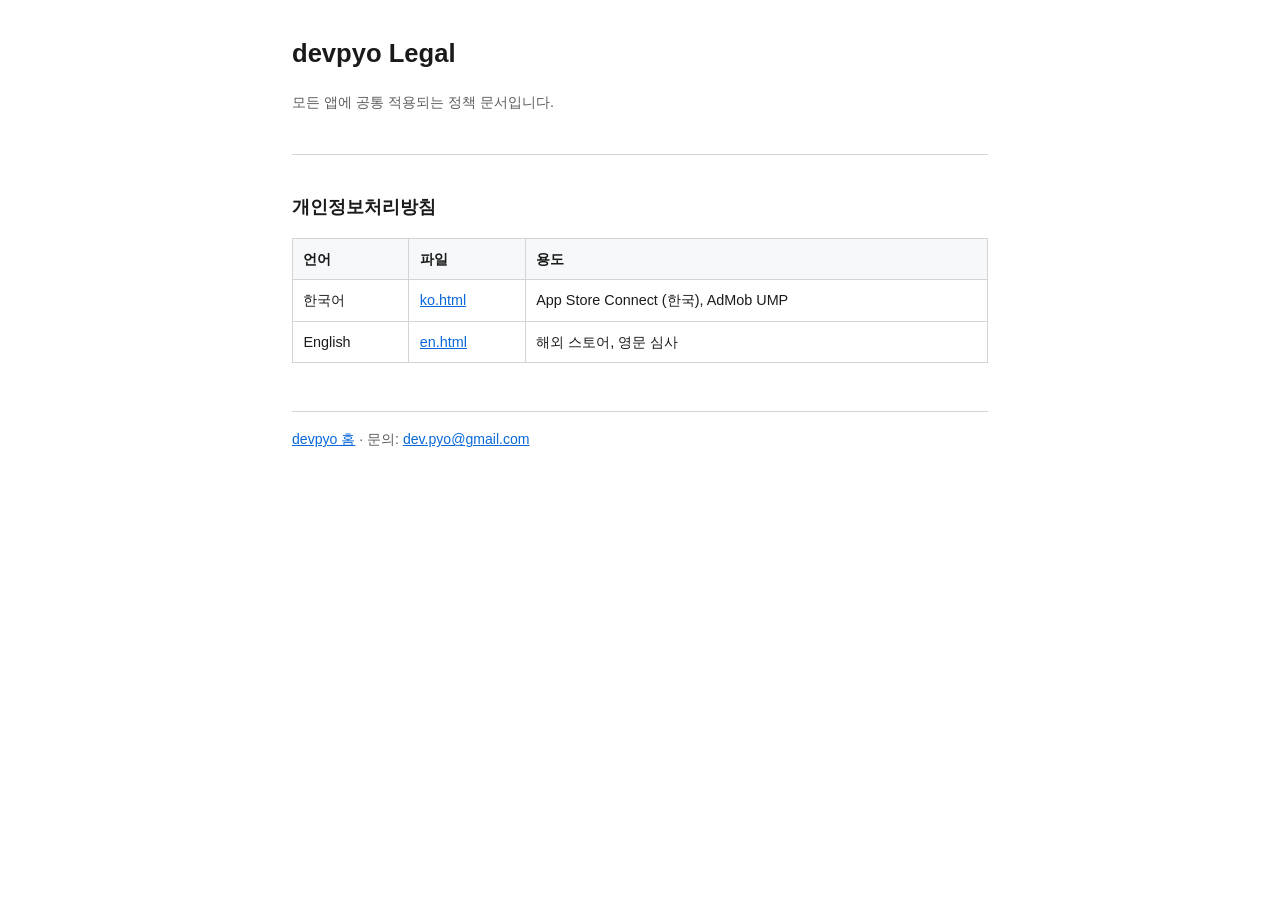
<file: privacy/index.html>
<!DOCTYPE html>
<html lang="ko">
<head>
  <meta charset="utf-8" />
  <meta name="viewport" content="width=device-width, initial-scale=1" />
  <title>devpyo — Legal</title>
  <link rel="stylesheet" href="../assets/style.css" />
</head>
<body>
  <header>
    <h1>devpyo Legal</h1>
    <p class="meta">모든 앱에 공통 적용되는 정책 문서입니다.</p>
  </header>

  <h2>개인정보처리방침</h2>
  <table>
    <thead>
      <tr><th>언어</th><th>파일</th><th>용도</th></tr>
    </thead>
    <tbody>
      <tr>
        <td>한국어</td>
        <td><a href="ko.html">ko.html</a></td>
        <td>App Store Connect (한국), AdMob UMP</td>
      </tr>
      <tr>
        <td>English</td>
        <td><a href="en.html">en.html</a></td>
        <td>해외 스토어, 영문 심사</td>
      </tr>
    </tbody>
  </table>

  <footer>
    <a href="../">devpyo 홈</a> ·
    문의: <a href="mailto:dev.pyo@gmail.com">dev.pyo@gmail.com</a>
  </footer>
</body>
</html>
</file>
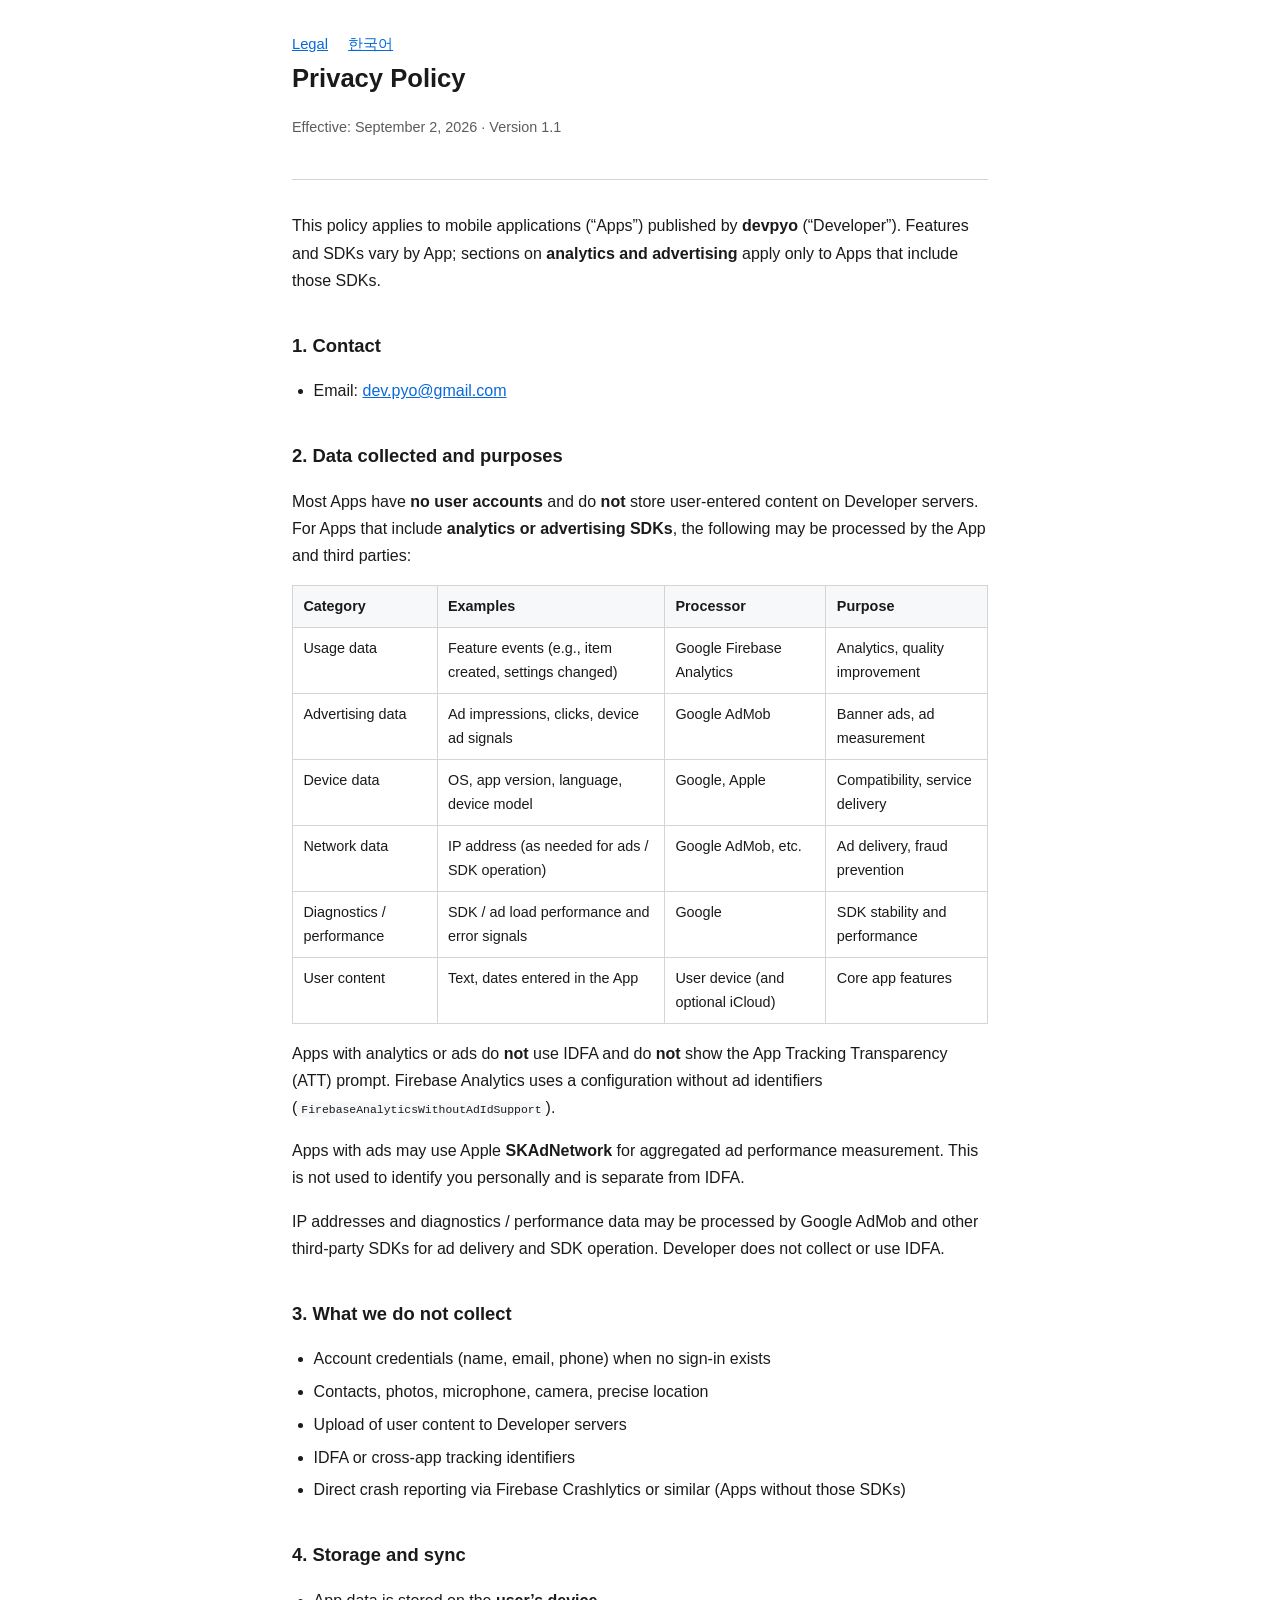
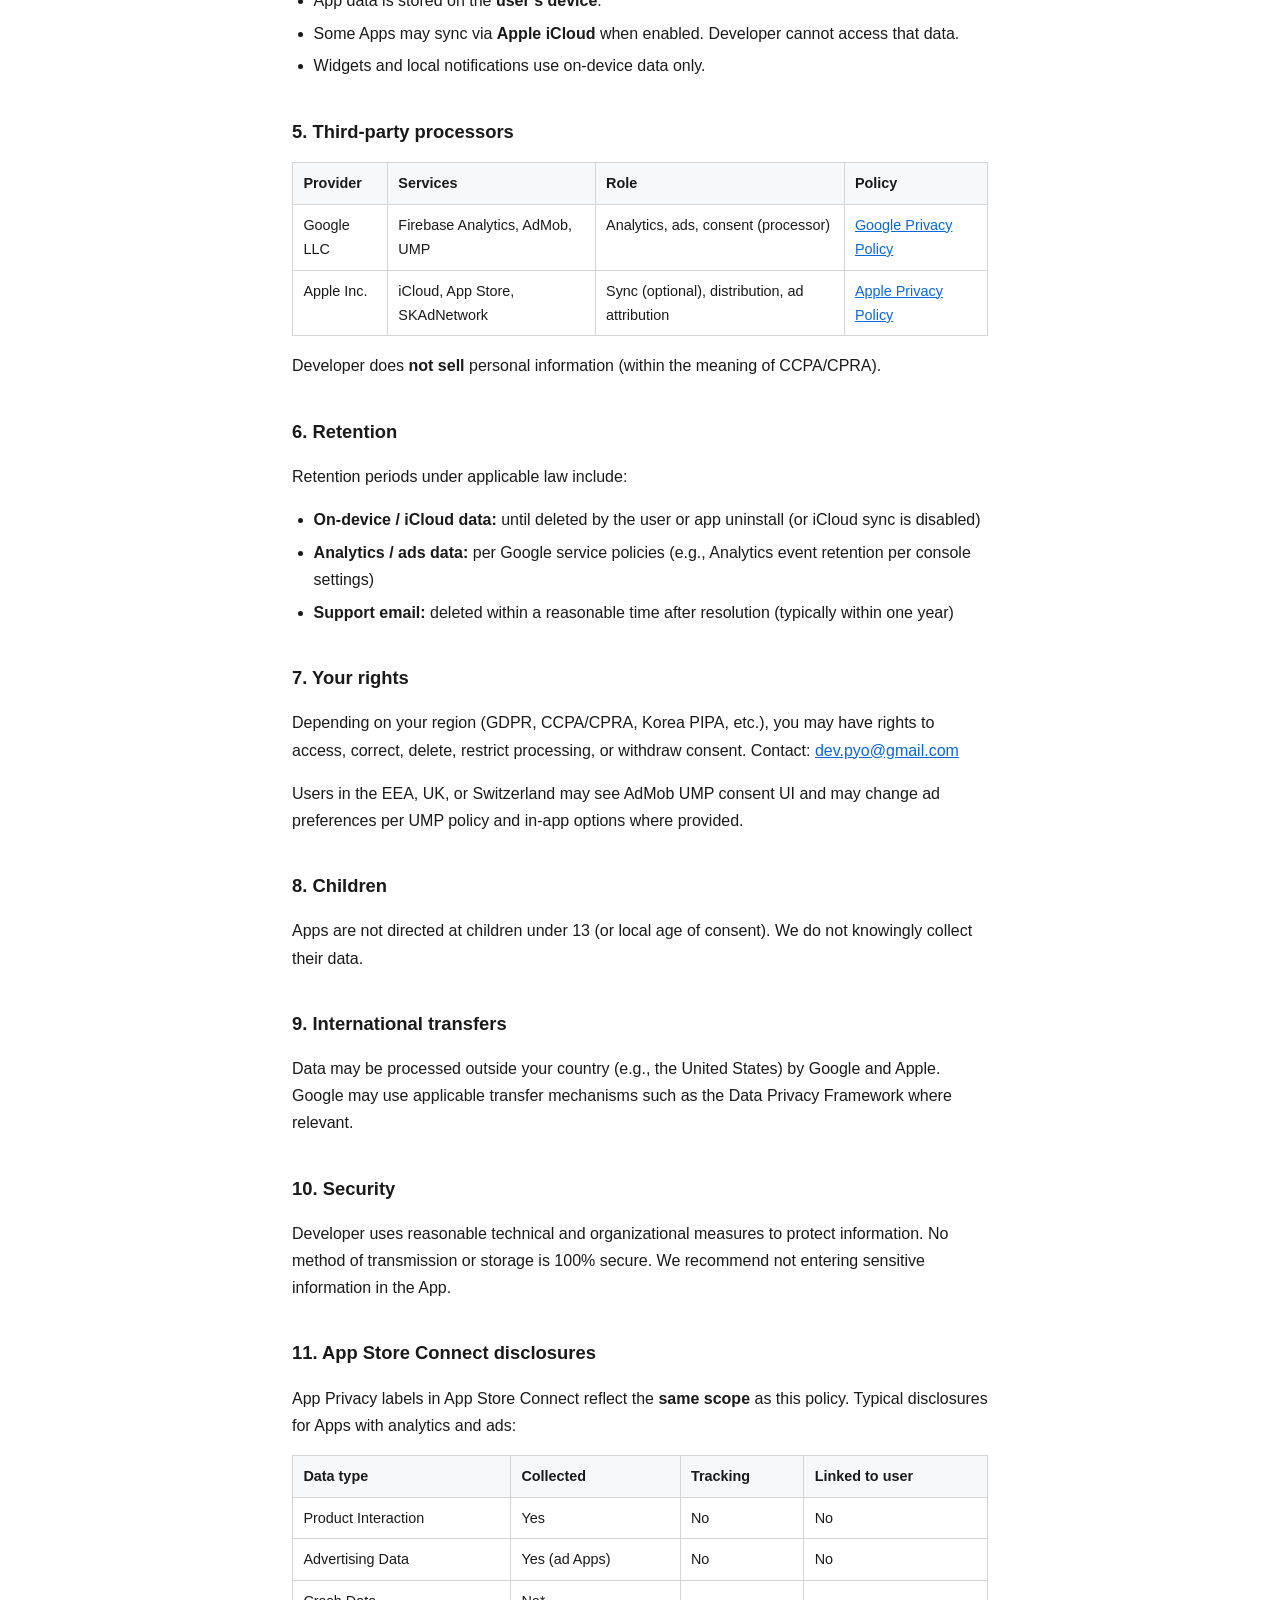
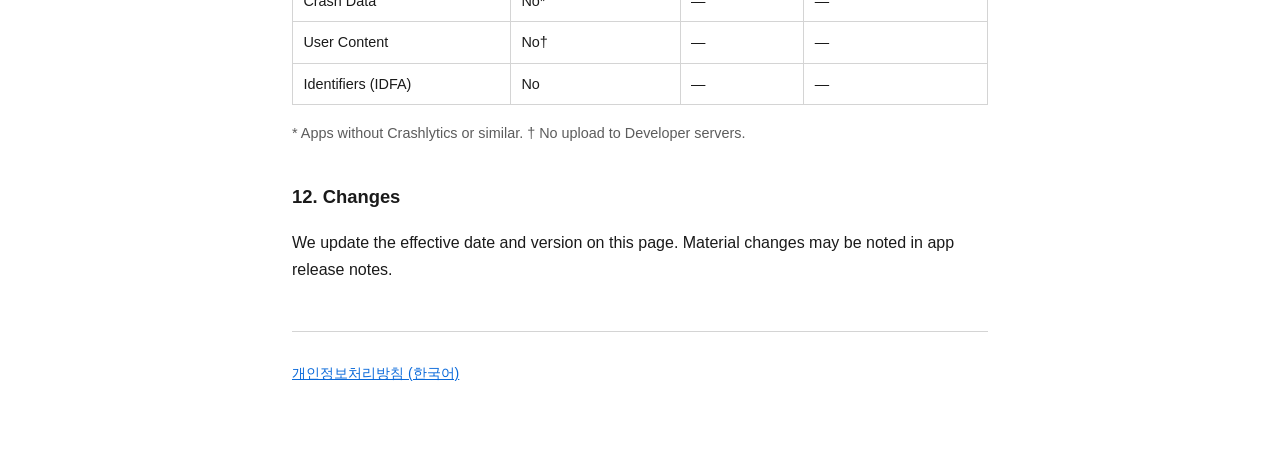
<file: privacy-en.html>
<!DOCTYPE html>
<html lang="en">
<head>
  <meta charset="utf-8" />
  <meta name="viewport" content="width=device-width, initial-scale=1" />
  <title>Privacy Policy — devpyo</title>
  <link rel="canonical" href="https://devpyo.github.io/privacy/en.html" />
  <link rel="alternate" hreflang="ko" href="privacy-ko.html" />
  <link rel="stylesheet" href="assets/style.css" />
</head>
<body>
  <header>
    <nav>
      <a href="privacy/">Legal</a>
      <a href="privacy-ko.html">한국어</a>
    </nav>
    <h1>Privacy Policy</h1>
    <p class="meta">Effective: September 2, 2026 · Version 1.1</p>
  </header>

  <p>
    This policy applies to mobile applications (“Apps”) published by <strong>devpyo</strong> (“Developer”).
    Features and SDKs vary by App; sections on <strong>analytics and advertising</strong> apply only to Apps that include those SDKs.
  </p>

  <h2>1. Contact</h2>
  <ul>
    <li>Email: <a href="mailto:dev.pyo@gmail.com">dev.pyo@gmail.com</a></li>
  </ul>

  <h2>2. Data collected and purposes</h2>
  <p>
    Most Apps have <strong>no user accounts</strong> and do <strong>not</strong> store user-entered content on Developer servers.
    For Apps that include <strong>analytics or advertising SDKs</strong>, the following may be processed by the App and third parties:
  </p>

  <table>
    <thead>
      <tr><th>Category</th><th>Examples</th><th>Processor</th><th>Purpose</th></tr>
    </thead>
    <tbody>
      <tr>
        <td>Usage data</td>
        <td>Feature events (e.g., item created, settings changed)</td>
        <td>Google Firebase Analytics</td>
        <td>Analytics, quality improvement</td>
      </tr>
      <tr>
        <td>Advertising data</td>
        <td>Ad impressions, clicks, device ad signals</td>
        <td>Google AdMob</td>
        <td>Banner ads, ad measurement</td>
      </tr>
      <tr>
        <td>Device data</td>
        <td>OS, app version, language, device model</td>
        <td>Google, Apple</td>
        <td>Compatibility, service delivery</td>
      </tr>
      <tr>
        <td>Network data</td>
        <td>IP address (as needed for ads / SDK operation)</td>
        <td>Google AdMob, etc.</td>
        <td>Ad delivery, fraud prevention</td>
      </tr>
      <tr>
        <td>Diagnostics / performance</td>
        <td>SDK / ad load performance and error signals</td>
        <td>Google</td>
        <td>SDK stability and performance</td>
      </tr>
      <tr>
        <td>User content</td>
        <td>Text, dates entered in the App</td>
        <td>User device (and optional iCloud)</td>
        <td>Core app features</td>
      </tr>
    </tbody>
  </table>

  <p>
    Apps with analytics or ads do <strong>not</strong> use IDFA and do <strong>not</strong> show the App Tracking Transparency (ATT) prompt.
    Firebase Analytics uses a configuration without ad identifiers (<code>FirebaseAnalyticsWithoutAdIdSupport</code>).
  </p>
  <p>
    Apps with ads may use Apple <strong>SKAdNetwork</strong> for aggregated ad performance measurement.
    This is not used to identify you personally and is separate from IDFA.
  </p>
  <p>
    IP addresses and diagnostics / performance data may be processed by Google AdMob and other third-party SDKs for ad delivery and SDK operation.
    Developer does not collect or use IDFA.
  </p>

  <h2>3. What we do not collect</h2>
  <ul>
    <li>Account credentials (name, email, phone) when no sign-in exists</li>
    <li>Contacts, photos, microphone, camera, precise location</li>
    <li>Upload of user content to Developer servers</li>
    <li>IDFA or cross-app tracking identifiers</li>
    <li>Direct crash reporting via Firebase Crashlytics or similar (Apps without those SDKs)</li>
  </ul>

  <h2>4. Storage and sync</h2>
  <ul>
    <li>App data is stored on the <strong>user’s device</strong>.</li>
    <li>Some Apps may sync via <strong>Apple iCloud</strong> when enabled. Developer cannot access that data.</li>
    <li>Widgets and local notifications use on-device data only.</li>
  </ul>

  <h2>5. Third-party processors</h2>
  <table>
    <thead>
      <tr><th>Provider</th><th>Services</th><th>Role</th><th>Policy</th></tr>
    </thead>
    <tbody>
      <tr>
        <td>Google LLC</td>
        <td>Firebase Analytics, AdMob, UMP</td>
        <td>Analytics, ads, consent (processor)</td>
        <td><a href="https://policies.google.com/privacy" rel="noopener">Google Privacy Policy</a></td>
      </tr>
      <tr>
        <td>Apple Inc.</td>
        <td>iCloud, App Store, SKAdNetwork</td>
        <td>Sync (optional), distribution, ad attribution</td>
        <td><a href="https://www.apple.com/legal/privacy/" rel="noopener">Apple Privacy Policy</a></td>
      </tr>
    </tbody>
  </table>
  <p>Developer does <strong>not sell</strong> personal information (within the meaning of CCPA/CPRA).</p>

  <h2>6. Retention</h2>
  <p>Retention periods under applicable law include:</p>
  <ul>
    <li><strong>On-device / iCloud data:</strong> until deleted by the user or app uninstall (or iCloud sync is disabled)</li>
    <li><strong>Analytics / ads data:</strong> per Google service policies (e.g., Analytics event retention per console settings)</li>
    <li><strong>Support email:</strong> deleted within a reasonable time after resolution (typically within one year)</li>
  </ul>

  <h2>7. Your rights</h2>
  <p>
    Depending on your region (GDPR, CCPA/CPRA, Korea PIPA, etc.), you may have rights to access, correct, delete, restrict processing, or withdraw consent.
    Contact: <a href="mailto:dev.pyo@gmail.com">dev.pyo@gmail.com</a>
  </p>
  <p>Users in the EEA, UK, or Switzerland may see AdMob UMP consent UI and may change ad preferences per UMP policy and in-app options where provided.</p>

  <h2>8. Children</h2>
  <p>Apps are not directed at children under 13 (or local age of consent). We do not knowingly collect their data.</p>

  <h2>9. International transfers</h2>
  <p>
    Data may be processed outside your country (e.g., the United States) by Google and Apple.
    Google may use applicable transfer mechanisms such as the Data Privacy Framework where relevant.
  </p>

  <h2>10. Security</h2>
  <p>
    Developer uses reasonable technical and organizational measures to protect information.
    No method of transmission or storage is 100% secure.
    We recommend not entering sensitive information in the App.
  </p>

  <h2>11. App Store Connect disclosures</h2>
  <p>App Privacy labels in App Store Connect reflect the <strong>same scope</strong> as this policy. Typical disclosures for Apps with analytics and ads:</p>
  <table>
    <thead>
      <tr><th>Data type</th><th>Collected</th><th>Tracking</th><th>Linked to user</th></tr>
    </thead>
    <tbody>
      <tr><td>Product Interaction</td><td>Yes</td><td>No</td><td>No</td></tr>
      <tr><td>Advertising Data</td><td>Yes (ad Apps)</td><td>No</td><td>No</td></tr>
      <tr><td>Crash Data</td><td>No*</td><td>—</td><td>—</td></tr>
      <tr><td>User Content</td><td>No†</td><td>—</td><td>—</td></tr>
      <tr><td>Identifiers (IDFA)</td><td>No</td><td>—</td><td>—</td></tr>
    </tbody>
  </table>
  <p class="meta">* Apps without Crashlytics or similar. † No upload to Developer servers.</p>

  <h2>12. Changes</h2>
  <p>We update the effective date and version on this page. Material changes may be noted in app release notes.</p>

  <footer>
    <p><a href="privacy-ko.html">개인정보처리방침 (한국어)</a></p>
  </footer>
</body>
</html>
</file>
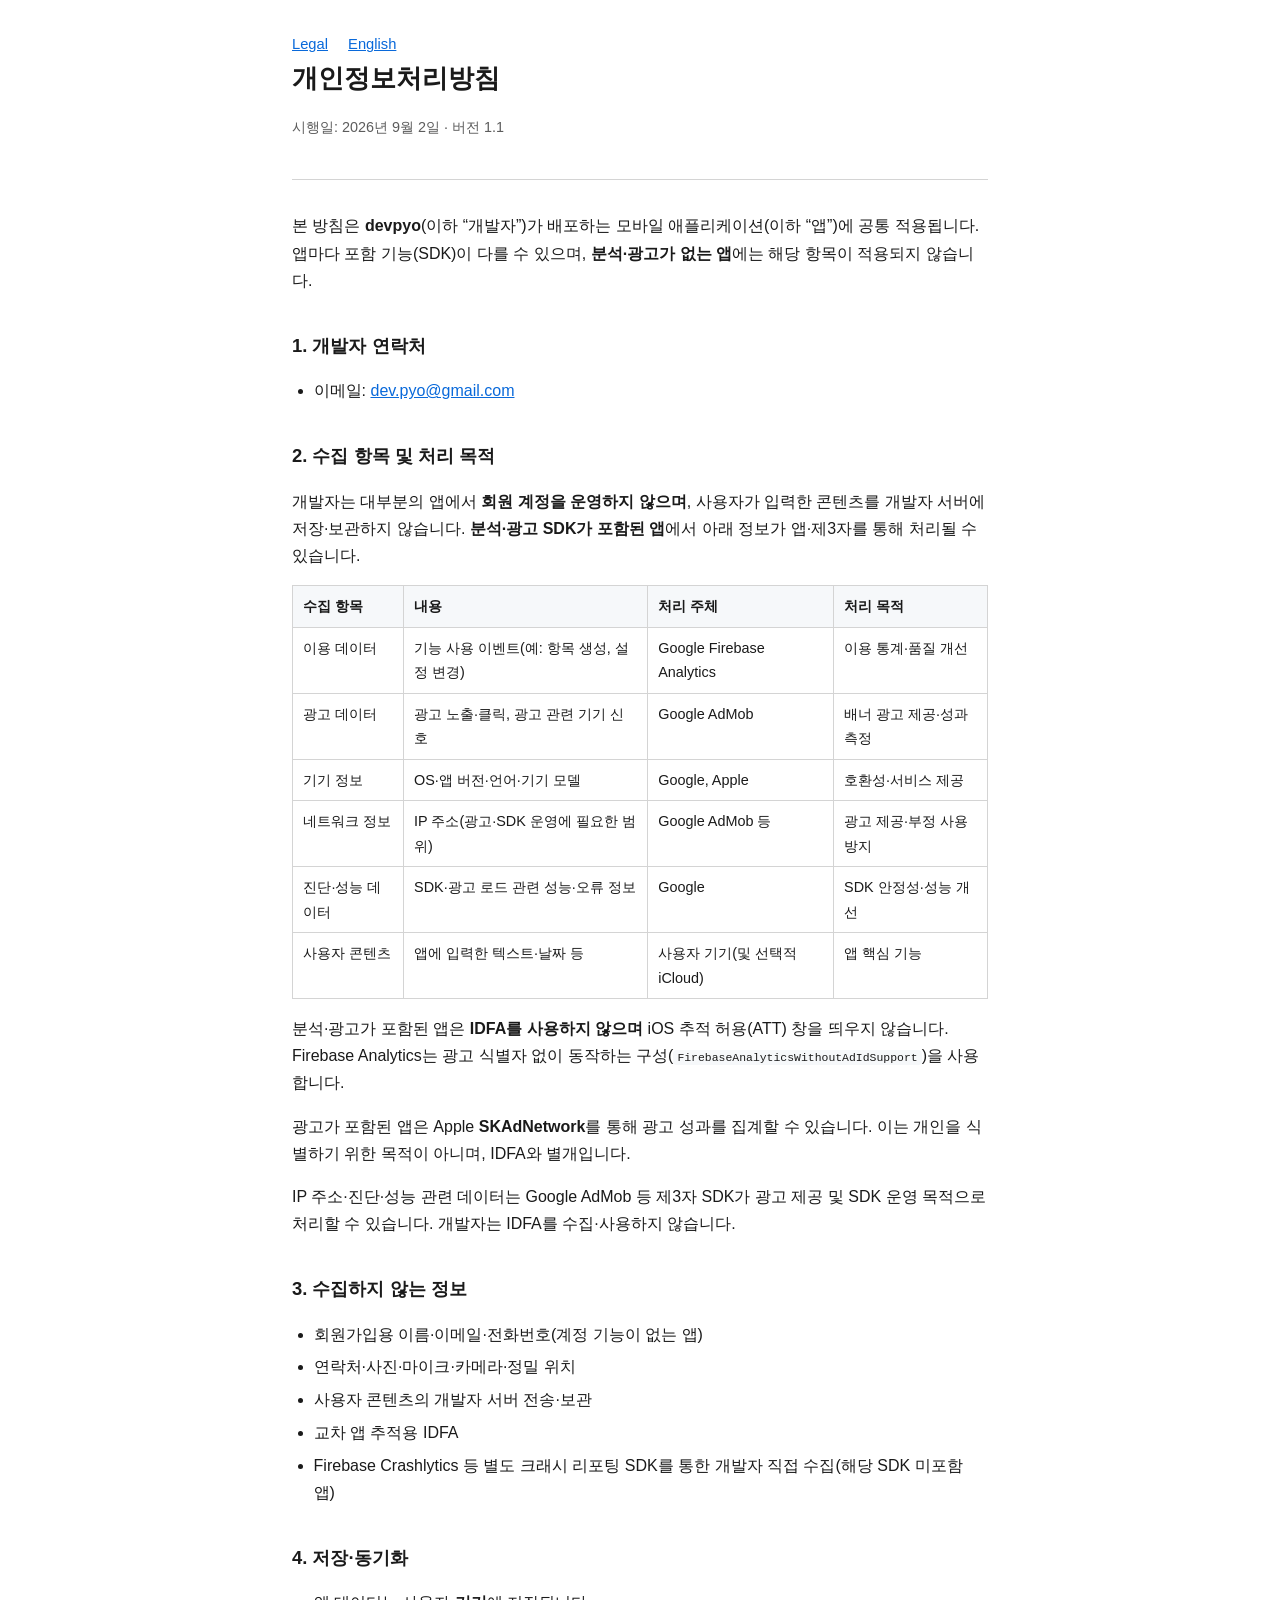
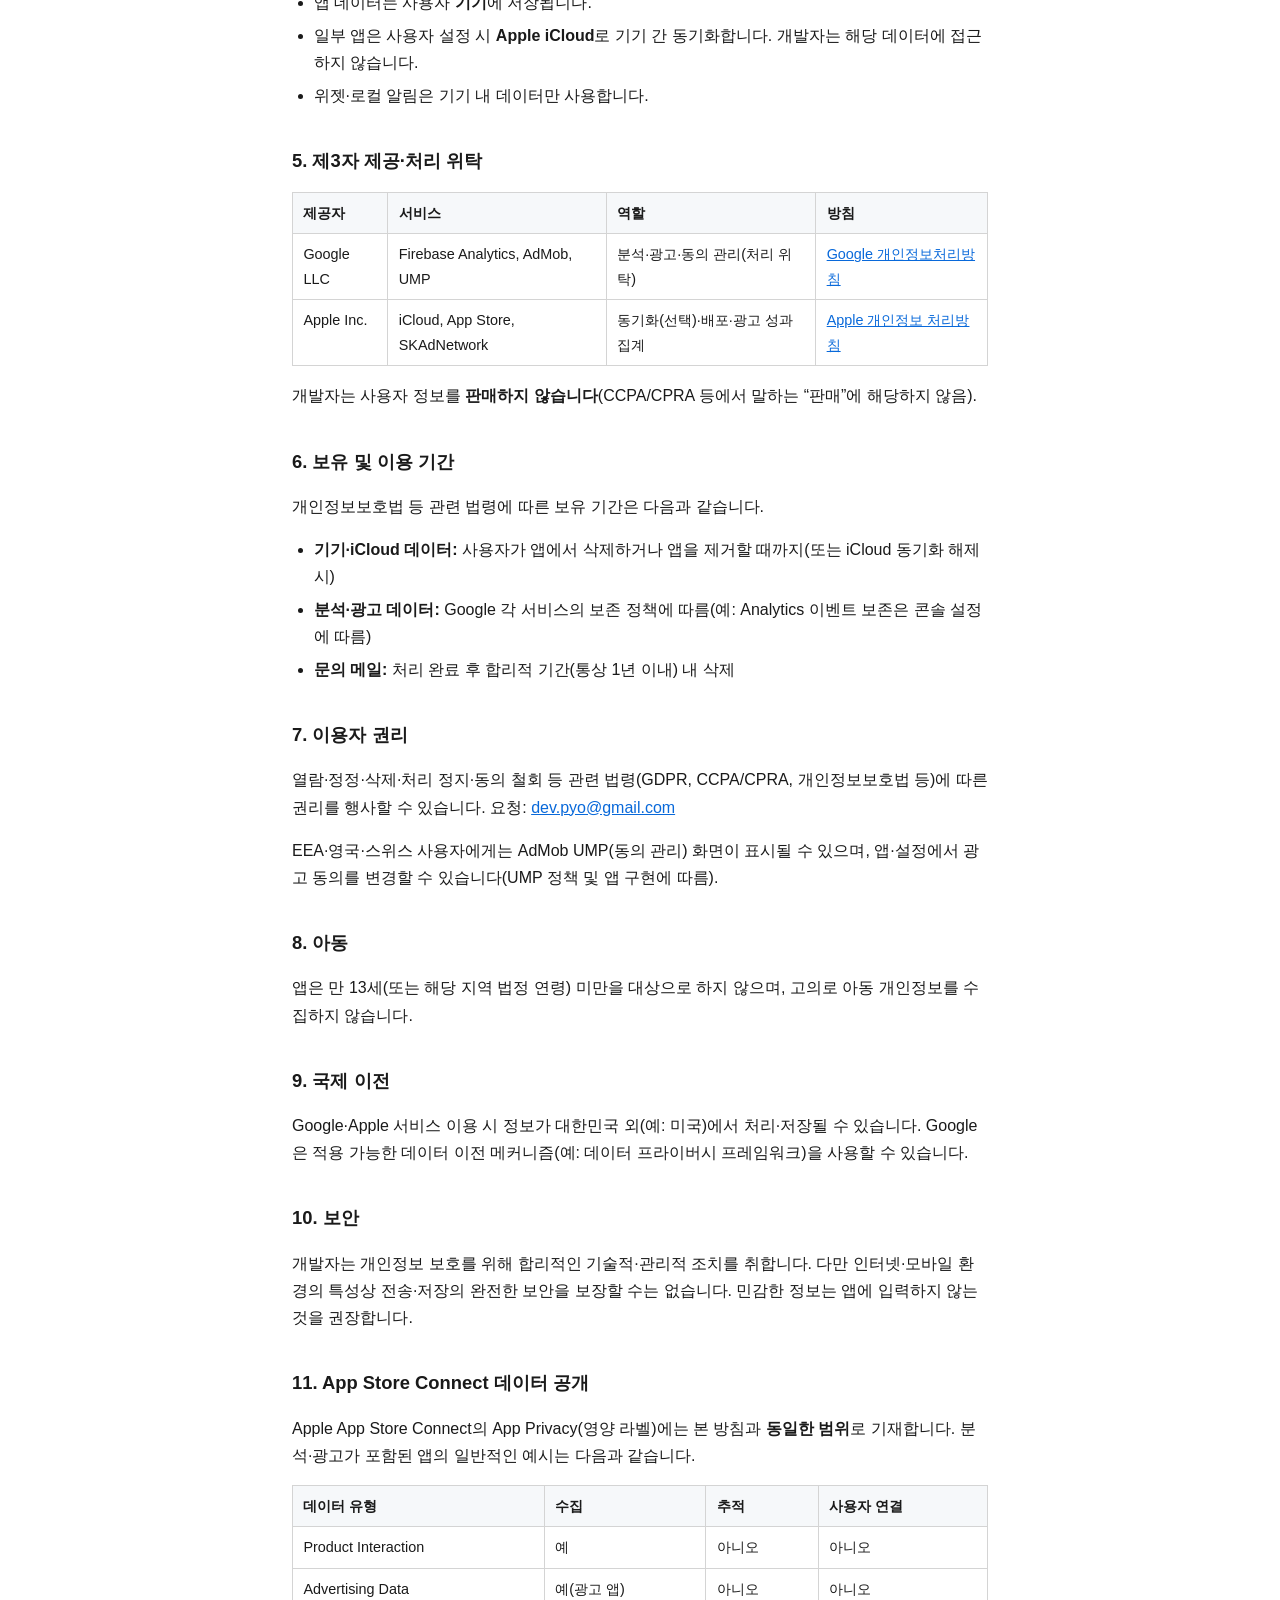
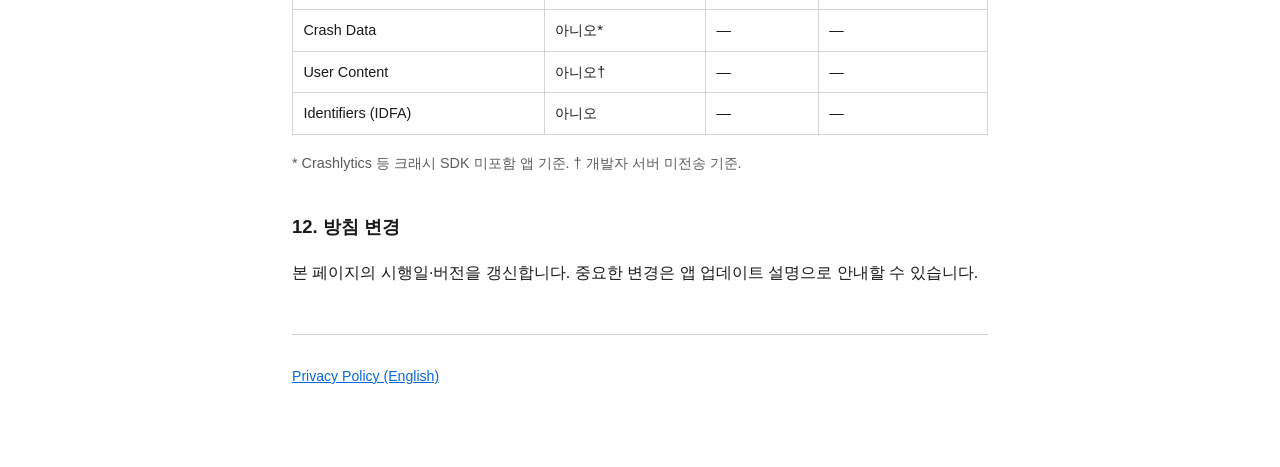
<file: privacy-ko.html>
<!DOCTYPE html>
<html lang="ko">
<head>
  <meta charset="utf-8" />
  <meta name="viewport" content="width=device-width, initial-scale=1" />
  <title>개인정보처리방침 — devpyo</title>
  <link rel="canonical" href="https://devpyo.github.io/privacy/ko.html" />
  <link rel="alternate" hreflang="en" href="privacy-en.html" />
  <link rel="stylesheet" href="assets/style.css" />
</head>
<body>
  <header>
    <nav>
      <a href="privacy/">Legal</a>
      <a href="privacy-en.html">English</a>
    </nav>
    <h1>개인정보처리방침</h1>
    <p class="meta">시행일: 2026년 9월 2일 · 버전 1.1</p>
  </header>

  <p>
    본 방침은 <strong>devpyo</strong>(이하 “개발자”)가 배포하는 모바일 애플리케이션(이하 “앱”)에 공통 적용됩니다.
    앱마다 포함 기능(SDK)이 다를 수 있으며, <strong>분석·광고가 없는 앱</strong>에는 해당 항목이 적용되지 않습니다.
  </p>

  <h2>1. 개발자 연락처</h2>
  <ul>
    <li>이메일: <a href="mailto:dev.pyo@gmail.com">dev.pyo@gmail.com</a></li>
  </ul>

  <h2>2. 수집 항목 및 처리 목적</h2>
  <p>
    개발자는 대부분의 앱에서 <strong>회원 계정을 운영하지 않으며</strong>, 사용자가 입력한 콘텐츠를 개발자 서버에 저장·보관하지 않습니다.
    <strong>분석·광고 SDK가 포함된 앱</strong>에서 아래 정보가 앱·제3자를 통해 처리될 수 있습니다.
  </p>

  <table>
    <thead>
      <tr><th>수집 항목</th><th>내용</th><th>처리 주체</th><th>처리 목적</th></tr>
    </thead>
    <tbody>
      <tr>
        <td>이용 데이터</td>
        <td>기능 사용 이벤트(예: 항목 생성, 설정 변경)</td>
        <td>Google Firebase Analytics</td>
        <td>이용 통계·품질 개선</td>
      </tr>
      <tr>
        <td>광고 데이터</td>
        <td>광고 노출·클릭, 광고 관련 기기 신호</td>
        <td>Google AdMob</td>
        <td>배너 광고 제공·성과 측정</td>
      </tr>
      <tr>
        <td>기기 정보</td>
        <td>OS·앱 버전·언어·기기 모델</td>
        <td>Google, Apple</td>
        <td>호환성·서비스 제공</td>
      </tr>
      <tr>
        <td>네트워크 정보</td>
        <td>IP 주소(광고·SDK 운영에 필요한 범위)</td>
        <td>Google AdMob 등</td>
        <td>광고 제공·부정 사용 방지</td>
      </tr>
      <tr>
        <td>진단·성능 데이터</td>
        <td>SDK·광고 로드 관련 성능·오류 정보</td>
        <td>Google</td>
        <td>SDK 안정성·성능 개선</td>
      </tr>
      <tr>
        <td>사용자 콘텐츠</td>
        <td>앱에 입력한 텍스트·날짜 등</td>
        <td>사용자 기기(및 선택적 iCloud)</td>
        <td>앱 핵심 기능</td>
      </tr>
    </tbody>
  </table>

  <p>
    분석·광고가 포함된 앱은 <strong>IDFA를 사용하지 않으며</strong> iOS 추적 허용(ATT) 창을 띄우지 않습니다.
    Firebase Analytics는 광고 식별자 없이 동작하는 구성(<code>FirebaseAnalyticsWithoutAdIdSupport</code>)을 사용합니다.
  </p>
  <p>
    광고가 포함된 앱은 Apple <strong>SKAdNetwork</strong>를 통해 광고 성과를 집계할 수 있습니다.
    이는 개인을 식별하기 위한 목적이 아니며, IDFA와 별개입니다.
  </p>
  <p>
    IP 주소·진단·성능 관련 데이터는 Google AdMob 등 제3자 SDK가 광고 제공 및 SDK 운영 목적으로 처리할 수 있습니다.
    개발자는 IDFA를 수집·사용하지 않습니다.
  </p>

  <h2>3. 수집하지 않는 정보</h2>
  <ul>
    <li>회원가입용 이름·이메일·전화번호(계정 기능이 없는 앱)</li>
    <li>연락처·사진·마이크·카메라·정밀 위치</li>
    <li>사용자 콘텐츠의 개발자 서버 전송·보관</li>
    <li>교차 앱 추적용 IDFA</li>
    <li>Firebase Crashlytics 등 별도 크래시 리포팅 SDK를 통한 개발자 직접 수집(해당 SDK 미포함 앱)</li>
  </ul>

  <h2>4. 저장·동기화</h2>
  <ul>
    <li>앱 데이터는 사용자 <strong>기기</strong>에 저장됩니다.</li>
    <li>일부 앱은 사용자 설정 시 <strong>Apple iCloud</strong>로 기기 간 동기화합니다. 개발자는 해당 데이터에 접근하지 않습니다.</li>
    <li>위젯·로컬 알림은 기기 내 데이터만 사용합니다.</li>
  </ul>

  <h2>5. 제3자 제공·처리 위탁</h2>
  <table>
    <thead>
      <tr><th>제공자</th><th>서비스</th><th>역할</th><th>방침</th></tr>
    </thead>
    <tbody>
      <tr>
        <td>Google LLC</td>
        <td>Firebase Analytics, AdMob, UMP</td>
        <td>분석·광고·동의 관리(처리 위탁)</td>
        <td><a href="https://policies.google.com/privacy" rel="noopener">Google 개인정보처리방침</a></td>
      </tr>
      <tr>
        <td>Apple Inc.</td>
        <td>iCloud, App Store, SKAdNetwork</td>
        <td>동기화(선택)·배포·광고 성과 집계</td>
        <td><a href="https://www.apple.com/legal/privacy/" rel="noopener">Apple 개인정보 처리방침</a></td>
      </tr>
    </tbody>
  </table>
  <p>개발자는 사용자 정보를 <strong>판매하지 않습니다</strong>(CCPA/CPRA 등에서 말하는 “판매”에 해당하지 않음).</p>

  <h2>6. 보유 및 이용 기간</h2>
  <p>개인정보보호법 등 관련 법령에 따른 보유 기간은 다음과 같습니다.</p>
  <ul>
    <li><strong>기기·iCloud 데이터:</strong> 사용자가 앱에서 삭제하거나 앱을 제거할 때까지(또는 iCloud 동기화 해제 시)</li>
    <li><strong>분석·광고 데이터:</strong> Google 각 서비스의 보존 정책에 따름(예: Analytics 이벤트 보존은 콘솔 설정에 따름)</li>
    <li><strong>문의 메일:</strong> 처리 완료 후 합리적 기간(통상 1년 이내) 내 삭제</li>
  </ul>

  <h2>7. 이용자 권리</h2>
  <p>
    열람·정정·삭제·처리 정지·동의 철회 등 관련 법령(GDPR, CCPA/CPRA, 개인정보보호법 등)에 따른 권리를 행사할 수 있습니다.
    요청: <a href="mailto:dev.pyo@gmail.com">dev.pyo@gmail.com</a>
  </p>
  <p>EEA·영국·스위스 사용자에게는 AdMob UMP(동의 관리) 화면이 표시될 수 있으며, 앱·설정에서 광고 동의를 변경할 수 있습니다(UMP 정책 및 앱 구현에 따름).</p>

  <h2>8. 아동</h2>
  <p>앱은 만 13세(또는 해당 지역 법정 연령) 미만을 대상으로 하지 않으며, 고의로 아동 개인정보를 수집하지 않습니다.</p>

  <h2>9. 국제 이전</h2>
  <p>
    Google·Apple 서비스 이용 시 정보가 대한민국 외(예: 미국)에서 처리·저장될 수 있습니다.
    Google은 적용 가능한 데이터 이전 메커니즘(예: 데이터 프라이버시 프레임워크)을 사용할 수 있습니다.
  </p>

  <h2>10. 보안</h2>
  <p>
    개발자는 개인정보 보호를 위해 합리적인 기술적·관리적 조치를 취합니다.
    다만 인터넷·모바일 환경의 특성상 전송·저장의 완전한 보안을 보장할 수는 없습니다.
    민감한 정보는 앱에 입력하지 않는 것을 권장합니다.
  </p>

  <h2>11. App Store Connect 데이터 공개</h2>
  <p>Apple App Store Connect의 App Privacy(영양 라벨)에는 본 방침과 <strong>동일한 범위</strong>로 기재합니다. 분석·광고가 포함된 앱의 일반적인 예시는 다음과 같습니다.</p>
  <table>
    <thead>
      <tr><th>데이터 유형</th><th>수집</th><th>추적</th><th>사용자 연결</th></tr>
    </thead>
    <tbody>
      <tr><td>Product Interaction</td><td>예</td><td>아니오</td><td>아니오</td></tr>
      <tr><td>Advertising Data</td><td>예(광고 앱)</td><td>아니오</td><td>아니오</td></tr>
      <tr><td>Crash Data</td><td>아니오*</td><td>—</td><td>—</td></tr>
      <tr><td>User Content</td><td>아니오†</td><td>—</td><td>—</td></tr>
      <tr><td>Identifiers (IDFA)</td><td>아니오</td><td>—</td><td>—</td></tr>
    </tbody>
  </table>
  <p class="meta">* Crashlytics 등 크래시 SDK 미포함 앱 기준. † 개발자 서버 미전송 기준.</p>

  <h2>12. 방침 변경</h2>
  <p>본 페이지의 시행일·버전을 갱신합니다. 중요한 변경은 앱 업데이트 설명으로 안내할 수 있습니다.</p>

  <footer>
    <p><a href="privacy-en.html">Privacy Policy (English)</a></p>
  </footer>
</body>
</html>
</file>
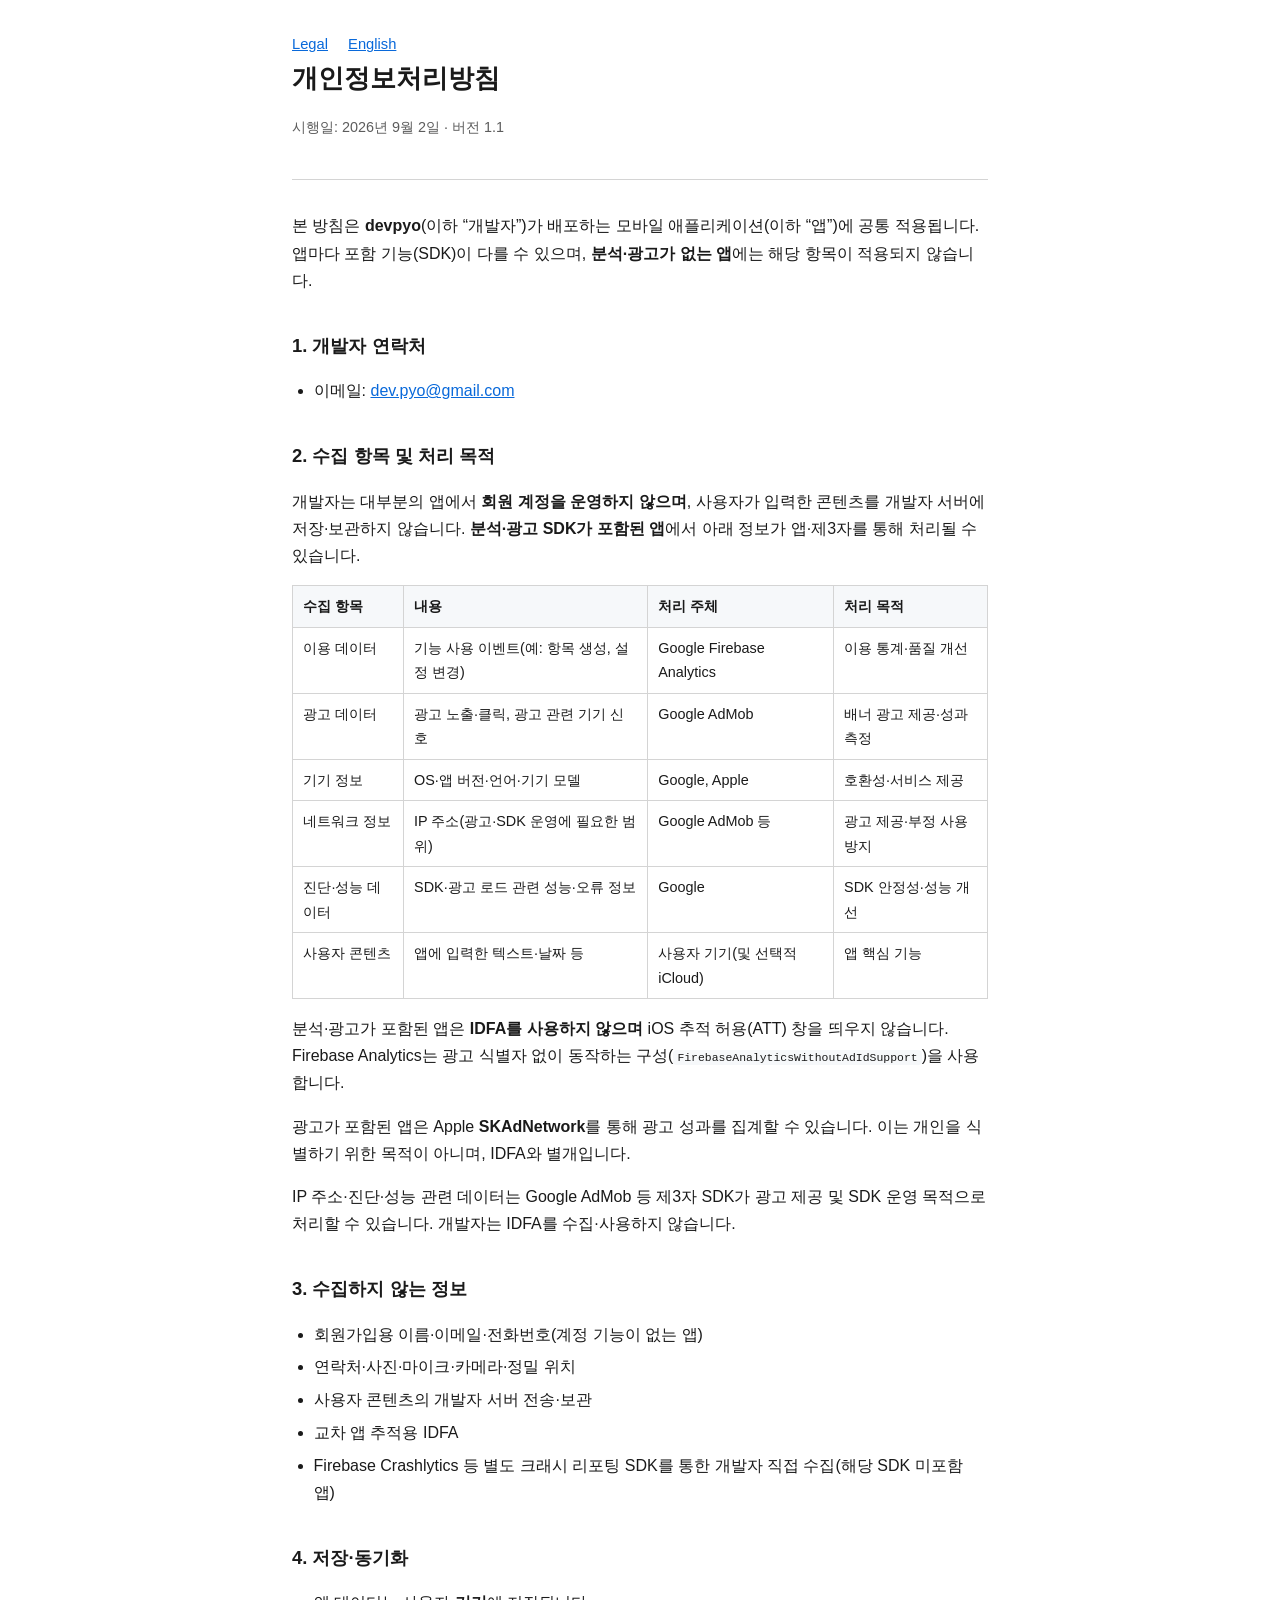
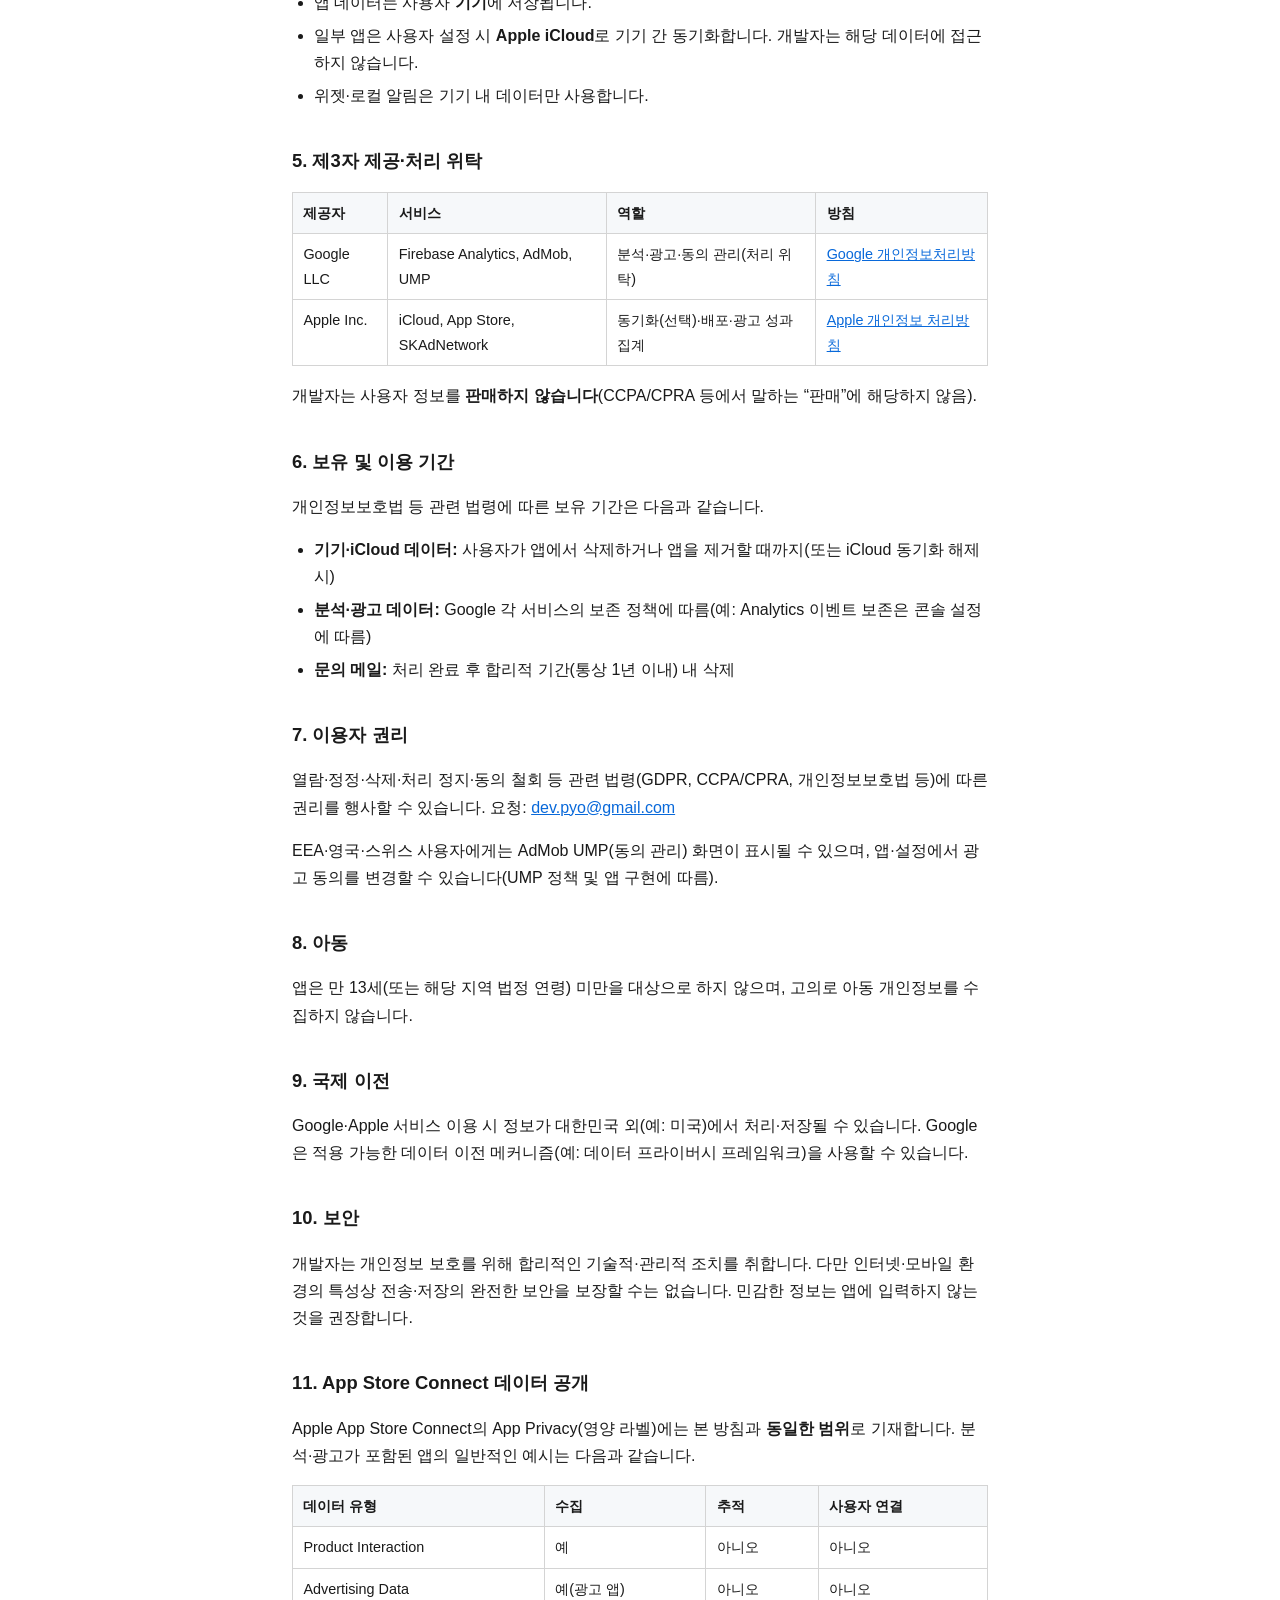
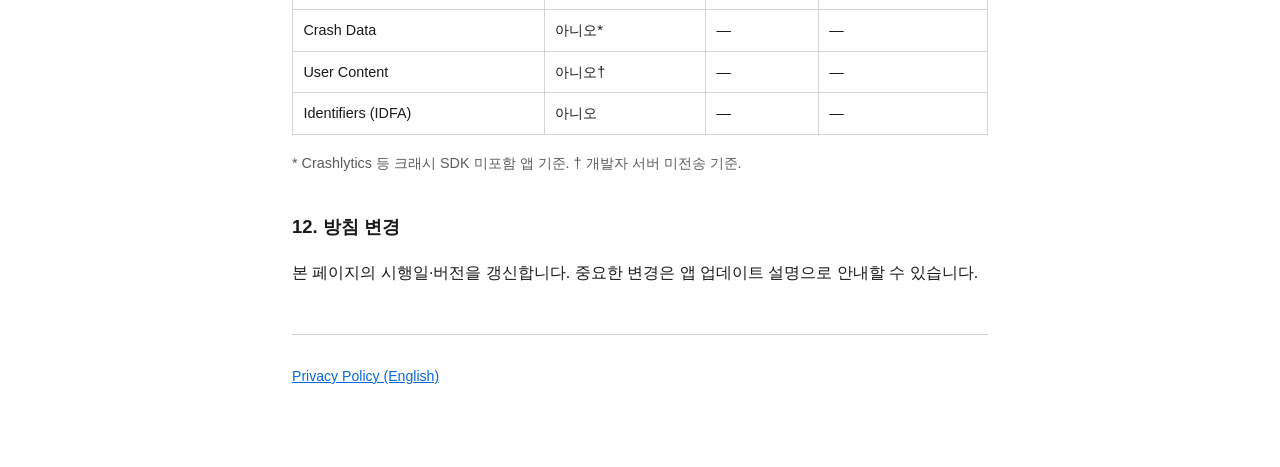
<file: privacy.html>
<!DOCTYPE html>
<html lang="ko">
<head>
  <meta charset="utf-8" />
  <meta http-equiv="refresh" content="0; url=privacy-ko.html" />
  <link rel="canonical" href="https://devpyo.github.io/privacy/ko.html" />
  <title>개인정보처리방침 — devpyo</title>
</head>
<body>
  <p><a href="privacy-ko.html">개인정보처리방침</a></p>
</body>
</html>
</file>
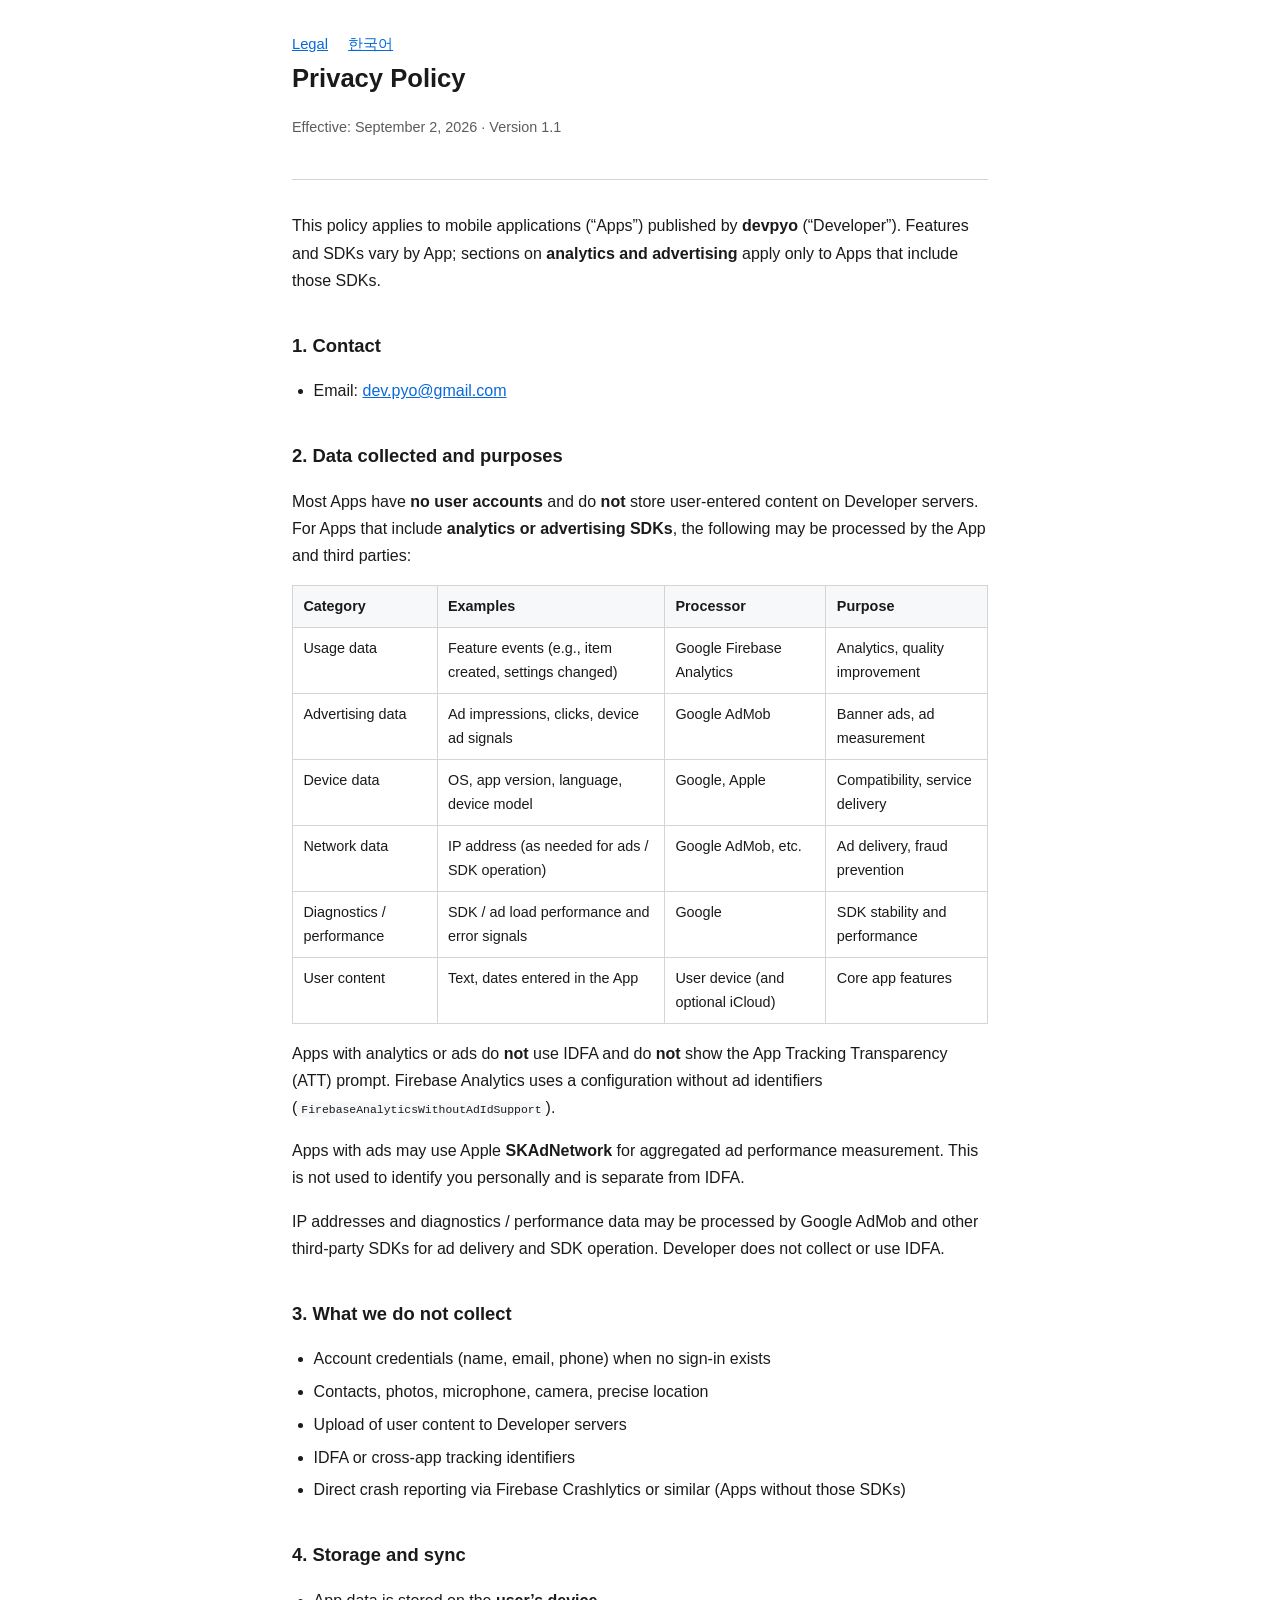
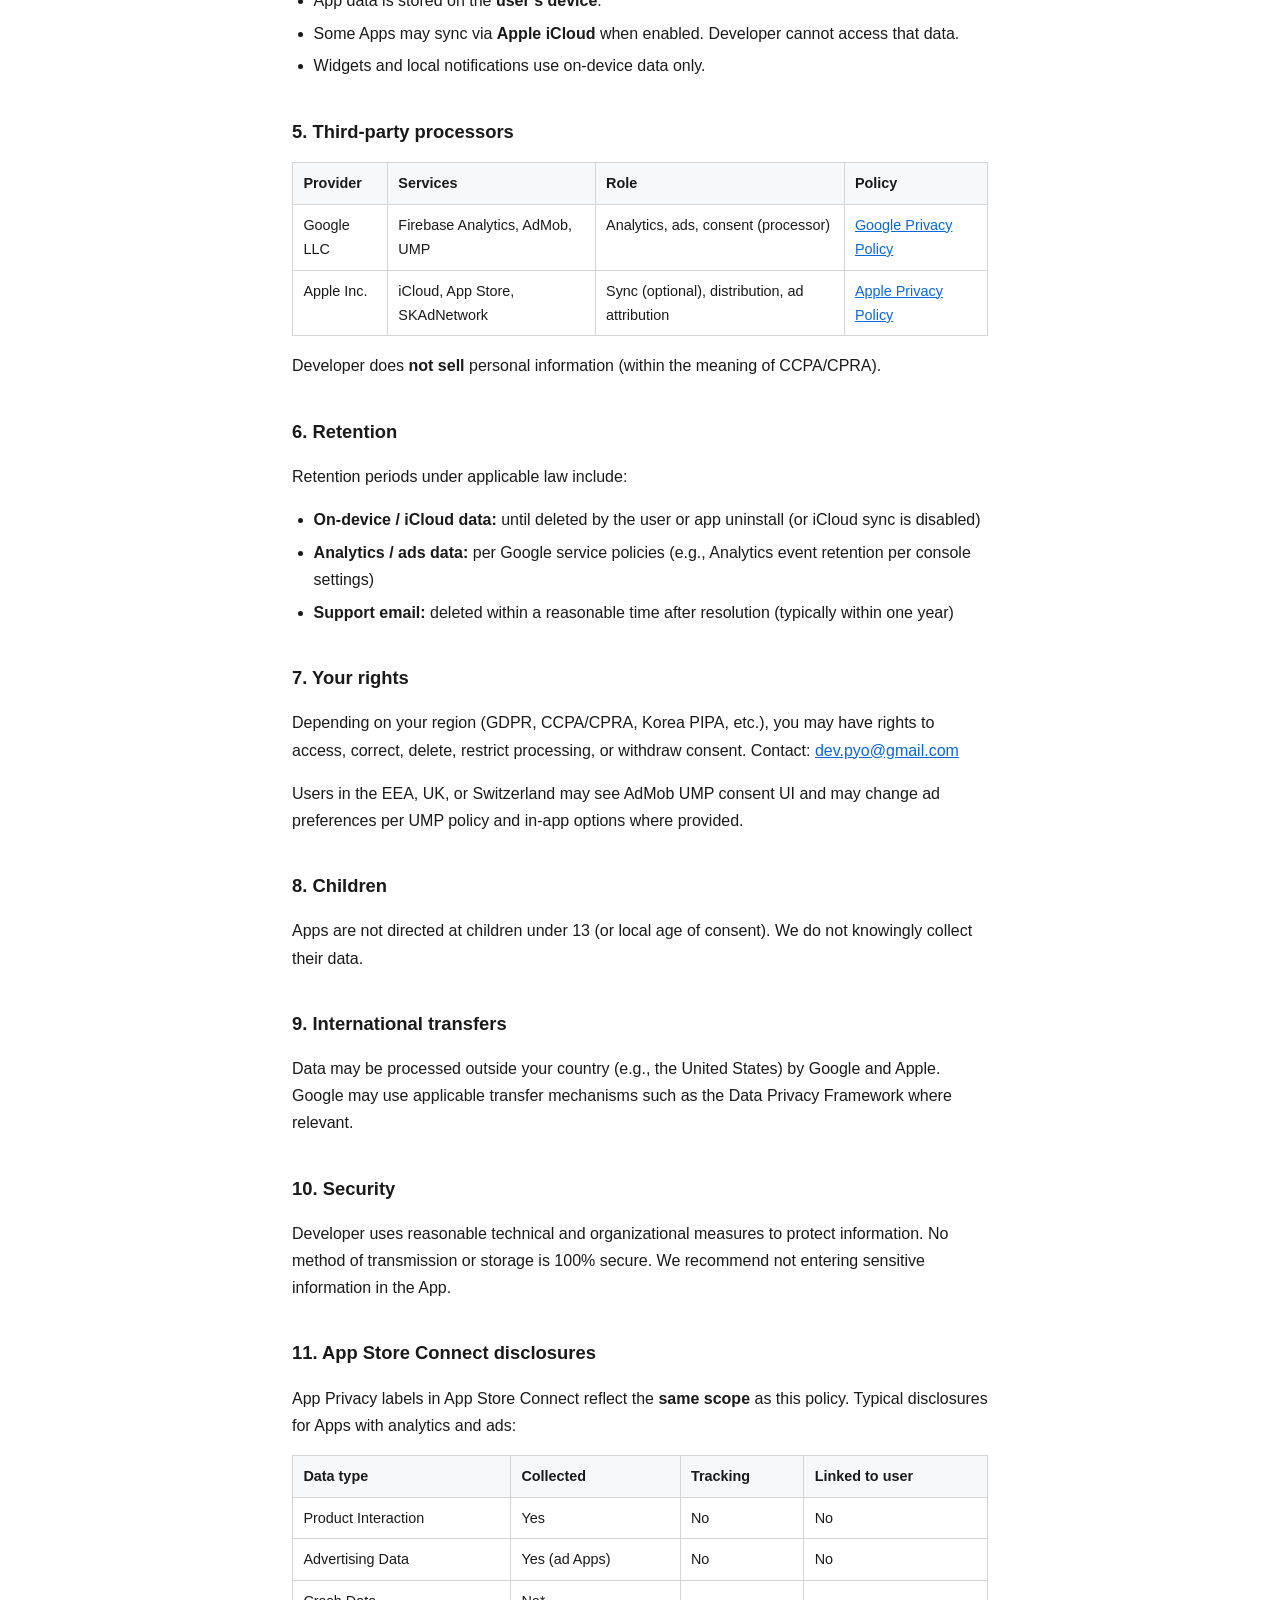
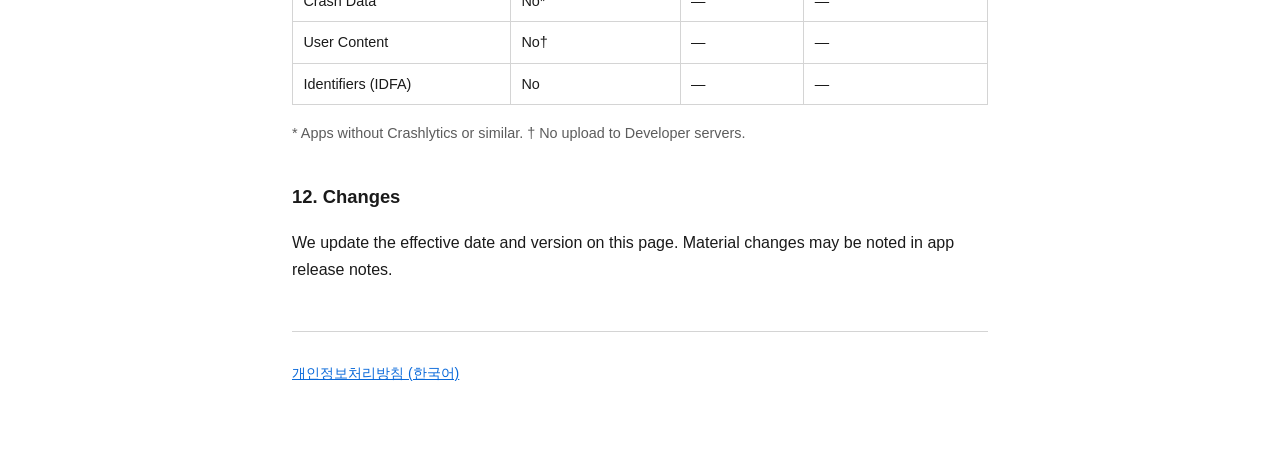
<file: privacy/en.html>
<!DOCTYPE html>
<html lang="en">
<head>
  <meta charset="utf-8" />
  <meta name="viewport" content="width=device-width, initial-scale=1" />
  <title>Privacy Policy — devpyo</title>
  <link rel="canonical" href="https://devpyo.github.io/privacy/en.html" />
  <link rel="alternate" hreflang="ko" href="ko.html" />
  <link rel="stylesheet" href="../assets/style.css" />
</head>
<body>
  <header>
    <nav>
      <a href="index.html">Legal</a>
      <a href="ko.html">한국어</a>
    </nav>
    <h1>Privacy Policy</h1>
    <p class="meta">Effective: September 2, 2026 · Version 1.1</p>
  </header>

  <p>
    This policy applies to mobile applications (“Apps”) published by <strong>devpyo</strong> (“Developer”).
    Features and SDKs vary by App; sections on <strong>analytics and advertising</strong> apply only to Apps that include those SDKs.
  </p>

  <h2>1. Contact</h2>
  <ul>
    <li>Email: <a href="mailto:dev.pyo@gmail.com">dev.pyo@gmail.com</a></li>
  </ul>

  <h2>2. Data collected and purposes</h2>
  <p>
    Most Apps have <strong>no user accounts</strong> and do <strong>not</strong> store user-entered content on Developer servers.
    For Apps that include <strong>analytics or advertising SDKs</strong>, the following may be processed by the App and third parties:
  </p>

  <table>
    <thead>
      <tr><th>Category</th><th>Examples</th><th>Processor</th><th>Purpose</th></tr>
    </thead>
    <tbody>
      <tr>
        <td>Usage data</td>
        <td>Feature events (e.g., item created, settings changed)</td>
        <td>Google Firebase Analytics</td>
        <td>Analytics, quality improvement</td>
      </tr>
      <tr>
        <td>Advertising data</td>
        <td>Ad impressions, clicks, device ad signals</td>
        <td>Google AdMob</td>
        <td>Banner ads, ad measurement</td>
      </tr>
      <tr>
        <td>Device data</td>
        <td>OS, app version, language, device model</td>
        <td>Google, Apple</td>
        <td>Compatibility, service delivery</td>
      </tr>
      <tr>
        <td>Network data</td>
        <td>IP address (as needed for ads / SDK operation)</td>
        <td>Google AdMob, etc.</td>
        <td>Ad delivery, fraud prevention</td>
      </tr>
      <tr>
        <td>Diagnostics / performance</td>
        <td>SDK / ad load performance and error signals</td>
        <td>Google</td>
        <td>SDK stability and performance</td>
      </tr>
      <tr>
        <td>User content</td>
        <td>Text, dates entered in the App</td>
        <td>User device (and optional iCloud)</td>
        <td>Core app features</td>
      </tr>
    </tbody>
  </table>

  <p>
    Apps with analytics or ads do <strong>not</strong> use IDFA and do <strong>not</strong> show the App Tracking Transparency (ATT) prompt.
    Firebase Analytics uses a configuration without ad identifiers (<code>FirebaseAnalyticsWithoutAdIdSupport</code>).
  </p>
  <p>
    Apps with ads may use Apple <strong>SKAdNetwork</strong> for aggregated ad performance measurement.
    This is not used to identify you personally and is separate from IDFA.
  </p>
  <p>
    IP addresses and diagnostics / performance data may be processed by Google AdMob and other third-party SDKs for ad delivery and SDK operation.
    Developer does not collect or use IDFA.
  </p>

  <h2>3. What we do not collect</h2>
  <ul>
    <li>Account credentials (name, email, phone) when no sign-in exists</li>
    <li>Contacts, photos, microphone, camera, precise location</li>
    <li>Upload of user content to Developer servers</li>
    <li>IDFA or cross-app tracking identifiers</li>
    <li>Direct crash reporting via Firebase Crashlytics or similar (Apps without those SDKs)</li>
  </ul>

  <h2>4. Storage and sync</h2>
  <ul>
    <li>App data is stored on the <strong>user’s device</strong>.</li>
    <li>Some Apps may sync via <strong>Apple iCloud</strong> when enabled. Developer cannot access that data.</li>
    <li>Widgets and local notifications use on-device data only.</li>
  </ul>

  <h2>5. Third-party processors</h2>
  <table>
    <thead>
      <tr><th>Provider</th><th>Services</th><th>Role</th><th>Policy</th></tr>
    </thead>
    <tbody>
      <tr>
        <td>Google LLC</td>
        <td>Firebase Analytics, AdMob, UMP</td>
        <td>Analytics, ads, consent (processor)</td>
        <td><a href="https://policies.google.com/privacy" rel="noopener">Google Privacy Policy</a></td>
      </tr>
      <tr>
        <td>Apple Inc.</td>
        <td>iCloud, App Store, SKAdNetwork</td>
        <td>Sync (optional), distribution, ad attribution</td>
        <td><a href="https://www.apple.com/legal/privacy/" rel="noopener">Apple Privacy Policy</a></td>
      </tr>
    </tbody>
  </table>
  <p>Developer does <strong>not sell</strong> personal information (within the meaning of CCPA/CPRA).</p>

  <h2>6. Retention</h2>
  <p>Retention periods under applicable law include:</p>
  <ul>
    <li><strong>On-device / iCloud data:</strong> until deleted by the user or app uninstall (or iCloud sync is disabled)</li>
    <li><strong>Analytics / ads data:</strong> per Google service policies (e.g., Analytics event retention per console settings)</li>
    <li><strong>Support email:</strong> deleted within a reasonable time after resolution (typically within one year)</li>
  </ul>

  <h2>7. Your rights</h2>
  <p>
    Depending on your region (GDPR, CCPA/CPRA, Korea PIPA, etc.), you may have rights to access, correct, delete, restrict processing, or withdraw consent.
    Contact: <a href="mailto:dev.pyo@gmail.com">dev.pyo@gmail.com</a>
  </p>
  <p>Users in the EEA, UK, or Switzerland may see AdMob UMP consent UI and may change ad preferences per UMP policy and in-app options where provided.</p>

  <h2>8. Children</h2>
  <p>Apps are not directed at children under 13 (or local age of consent). We do not knowingly collect their data.</p>

  <h2>9. International transfers</h2>
  <p>
    Data may be processed outside your country (e.g., the United States) by Google and Apple.
    Google may use applicable transfer mechanisms such as the Data Privacy Framework where relevant.
  </p>

  <h2>10. Security</h2>
  <p>
    Developer uses reasonable technical and organizational measures to protect information.
    No method of transmission or storage is 100% secure.
    We recommend not entering sensitive information in the App.
  </p>

  <h2>11. App Store Connect disclosures</h2>
  <p>App Privacy labels in App Store Connect reflect the <strong>same scope</strong> as this policy. Typical disclosures for Apps with analytics and ads:</p>
  <table>
    <thead>
      <tr><th>Data type</th><th>Collected</th><th>Tracking</th><th>Linked to user</th></tr>
    </thead>
    <tbody>
      <tr><td>Product Interaction</td><td>Yes</td><td>No</td><td>No</td></tr>
      <tr><td>Advertising Data</td><td>Yes (ad Apps)</td><td>No</td><td>No</td></tr>
      <tr><td>Crash Data</td><td>No*</td><td>—</td><td>—</td></tr>
      <tr><td>User Content</td><td>No†</td><td>—</td><td>—</td></tr>
      <tr><td>Identifiers (IDFA)</td><td>No</td><td>—</td><td>—</td></tr>
    </tbody>
  </table>
  <p class="meta">* Apps without Crashlytics or similar. † No upload to Developer servers.</p>

  <h2>12. Changes</h2>
  <p>We update the effective date and version on this page. Material changes may be noted in app release notes.</p>

  <footer>
    <p><a href="ko.html">개인정보처리방침 (한국어)</a></p>
  </footer>
</body>
</html>
</file>
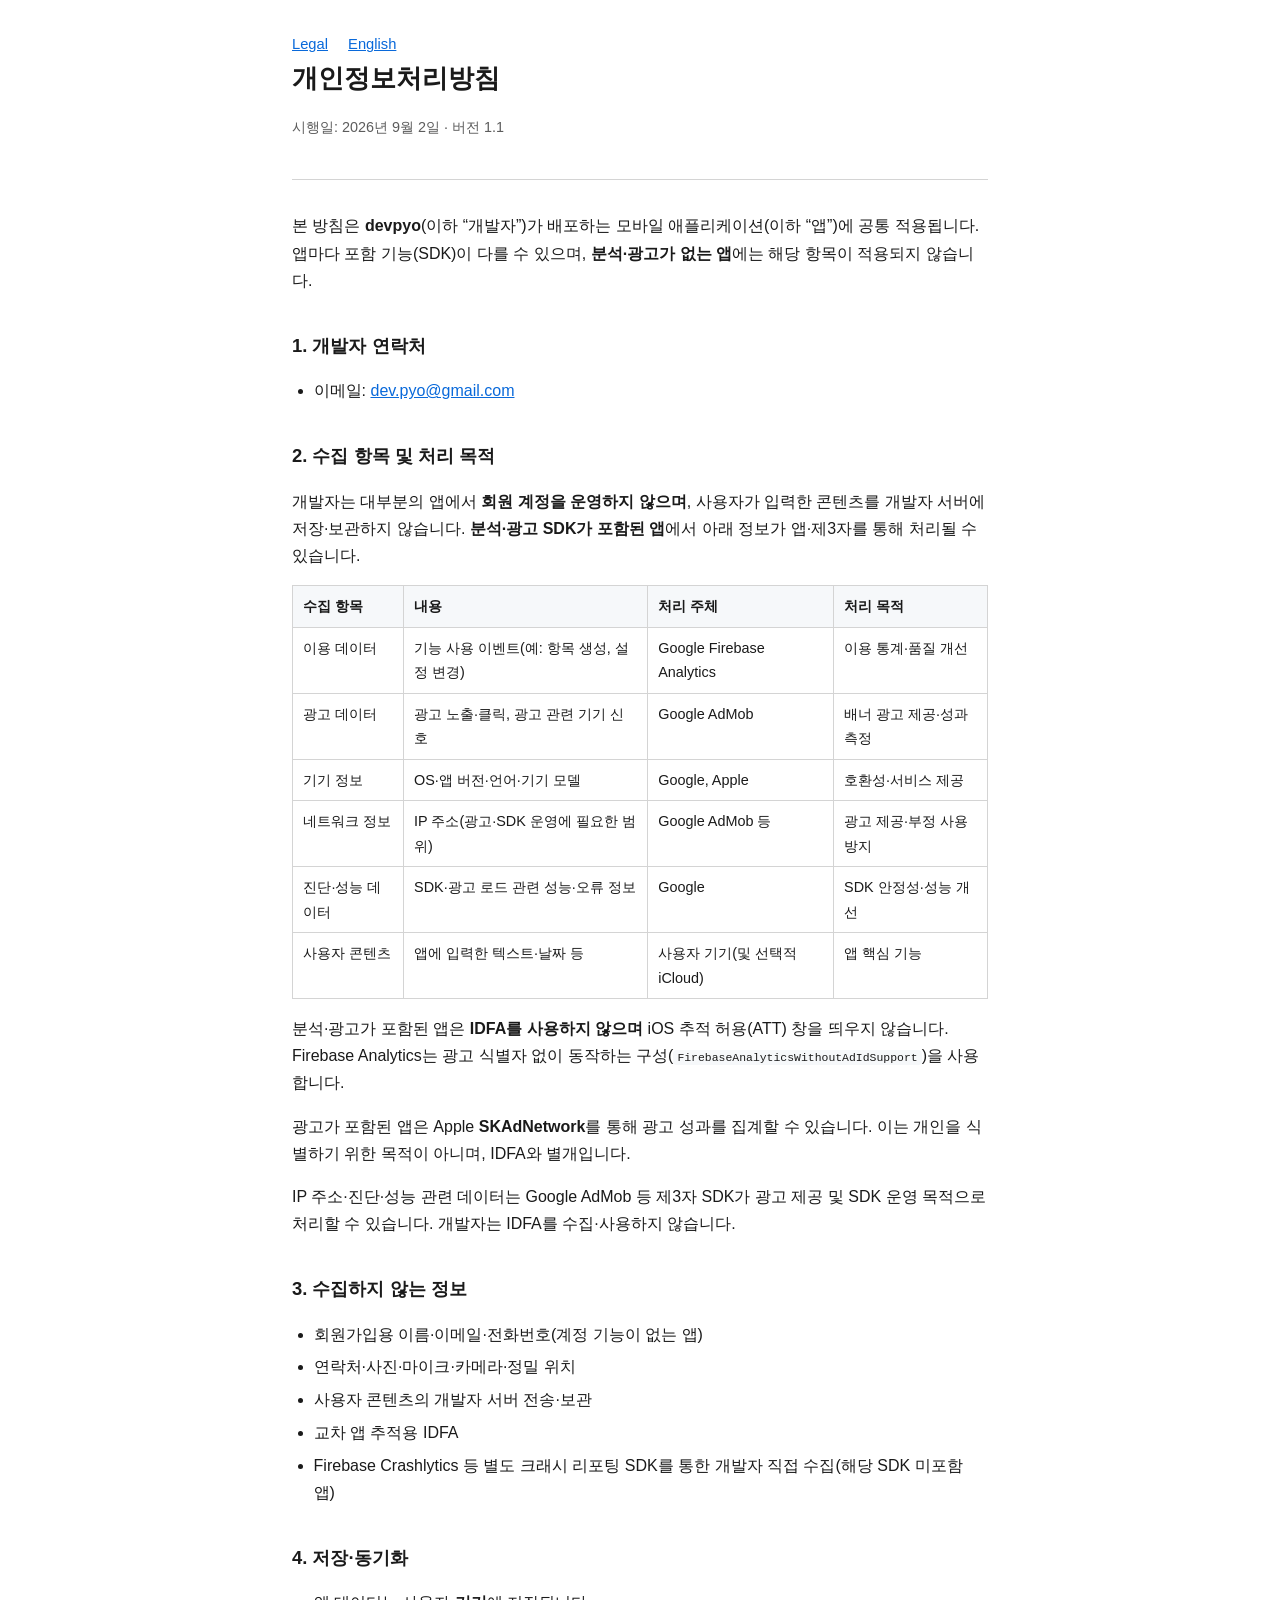
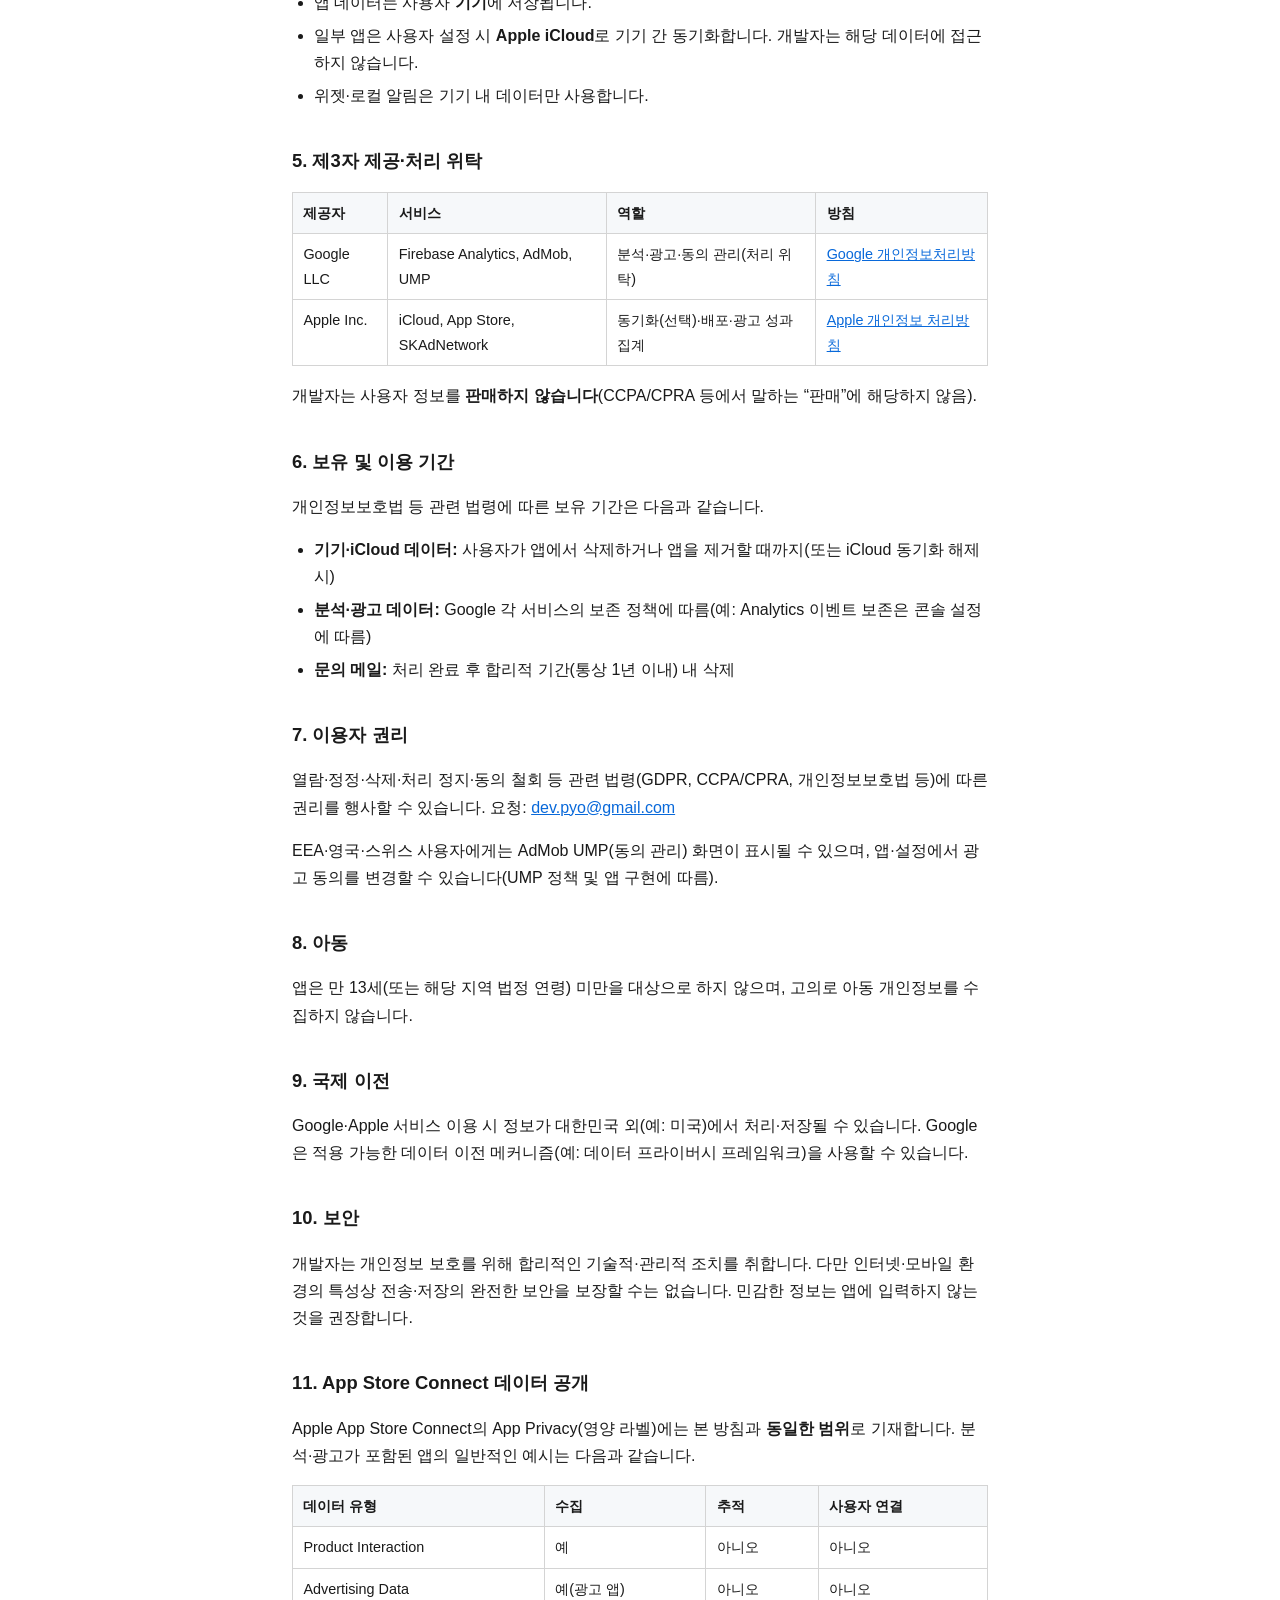
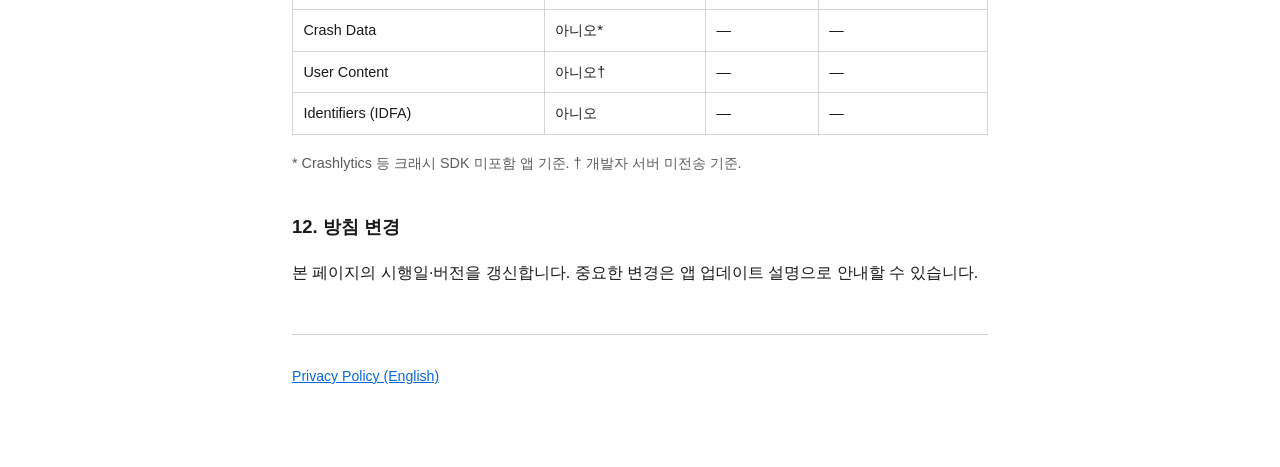
<file: privacy/ko.html>
<!DOCTYPE html>
<html lang="ko">
<head>
  <meta charset="utf-8" />
  <meta name="viewport" content="width=device-width, initial-scale=1" />
  <title>개인정보처리방침 — devpyo</title>
  <link rel="canonical" href="https://devpyo.github.io/privacy/ko.html" />
  <link rel="alternate" hreflang="en" href="en.html" />
  <link rel="stylesheet" href="../assets/style.css" />
</head>
<body>
  <header>
    <nav>
      <a href="index.html">Legal</a>
      <a href="en.html">English</a>
    </nav>
    <h1>개인정보처리방침</h1>
    <p class="meta">시행일: 2026년 9월 2일 · 버전 1.1</p>
  </header>

  <p>
    본 방침은 <strong>devpyo</strong>(이하 “개발자”)가 배포하는 모바일 애플리케이션(이하 “앱”)에 공통 적용됩니다.
    앱마다 포함 기능(SDK)이 다를 수 있으며, <strong>분석·광고가 없는 앱</strong>에는 해당 항목이 적용되지 않습니다.
  </p>

  <h2>1. 개발자 연락처</h2>
  <ul>
    <li>이메일: <a href="mailto:dev.pyo@gmail.com">dev.pyo@gmail.com</a></li>
  </ul>

  <h2>2. 수집 항목 및 처리 목적</h2>
  <p>
    개발자는 대부분의 앱에서 <strong>회원 계정을 운영하지 않으며</strong>, 사용자가 입력한 콘텐츠를 개발자 서버에 저장·보관하지 않습니다.
    <strong>분석·광고 SDK가 포함된 앱</strong>에서 아래 정보가 앱·제3자를 통해 처리될 수 있습니다.
  </p>

  <table>
    <thead>
      <tr><th>수집 항목</th><th>내용</th><th>처리 주체</th><th>처리 목적</th></tr>
    </thead>
    <tbody>
      <tr>
        <td>이용 데이터</td>
        <td>기능 사용 이벤트(예: 항목 생성, 설정 변경)</td>
        <td>Google Firebase Analytics</td>
        <td>이용 통계·품질 개선</td>
      </tr>
      <tr>
        <td>광고 데이터</td>
        <td>광고 노출·클릭, 광고 관련 기기 신호</td>
        <td>Google AdMob</td>
        <td>배너 광고 제공·성과 측정</td>
      </tr>
      <tr>
        <td>기기 정보</td>
        <td>OS·앱 버전·언어·기기 모델</td>
        <td>Google, Apple</td>
        <td>호환성·서비스 제공</td>
      </tr>
      <tr>
        <td>네트워크 정보</td>
        <td>IP 주소(광고·SDK 운영에 필요한 범위)</td>
        <td>Google AdMob 등</td>
        <td>광고 제공·부정 사용 방지</td>
      </tr>
      <tr>
        <td>진단·성능 데이터</td>
        <td>SDK·광고 로드 관련 성능·오류 정보</td>
        <td>Google</td>
        <td>SDK 안정성·성능 개선</td>
      </tr>
      <tr>
        <td>사용자 콘텐츠</td>
        <td>앱에 입력한 텍스트·날짜 등</td>
        <td>사용자 기기(및 선택적 iCloud)</td>
        <td>앱 핵심 기능</td>
      </tr>
    </tbody>
  </table>

  <p>
    분석·광고가 포함된 앱은 <strong>IDFA를 사용하지 않으며</strong> iOS 추적 허용(ATT) 창을 띄우지 않습니다.
    Firebase Analytics는 광고 식별자 없이 동작하는 구성(<code>FirebaseAnalyticsWithoutAdIdSupport</code>)을 사용합니다.
  </p>
  <p>
    광고가 포함된 앱은 Apple <strong>SKAdNetwork</strong>를 통해 광고 성과를 집계할 수 있습니다.
    이는 개인을 식별하기 위한 목적이 아니며, IDFA와 별개입니다.
  </p>
  <p>
    IP 주소·진단·성능 관련 데이터는 Google AdMob 등 제3자 SDK가 광고 제공 및 SDK 운영 목적으로 처리할 수 있습니다.
    개발자는 IDFA를 수집·사용하지 않습니다.
  </p>

  <h2>3. 수집하지 않는 정보</h2>
  <ul>
    <li>회원가입용 이름·이메일·전화번호(계정 기능이 없는 앱)</li>
    <li>연락처·사진·마이크·카메라·정밀 위치</li>
    <li>사용자 콘텐츠의 개발자 서버 전송·보관</li>
    <li>교차 앱 추적용 IDFA</li>
    <li>Firebase Crashlytics 등 별도 크래시 리포팅 SDK를 통한 개발자 직접 수집(해당 SDK 미포함 앱)</li>
  </ul>

  <h2>4. 저장·동기화</h2>
  <ul>
    <li>앱 데이터는 사용자 <strong>기기</strong>에 저장됩니다.</li>
    <li>일부 앱은 사용자 설정 시 <strong>Apple iCloud</strong>로 기기 간 동기화합니다. 개발자는 해당 데이터에 접근하지 않습니다.</li>
    <li>위젯·로컬 알림은 기기 내 데이터만 사용합니다.</li>
  </ul>

  <h2>5. 제3자 제공·처리 위탁</h2>
  <table>
    <thead>
      <tr><th>제공자</th><th>서비스</th><th>역할</th><th>방침</th></tr>
    </thead>
    <tbody>
      <tr>
        <td>Google LLC</td>
        <td>Firebase Analytics, AdMob, UMP</td>
        <td>분석·광고·동의 관리(처리 위탁)</td>
        <td><a href="https://policies.google.com/privacy" rel="noopener">Google 개인정보처리방침</a></td>
      </tr>
      <tr>
        <td>Apple Inc.</td>
        <td>iCloud, App Store, SKAdNetwork</td>
        <td>동기화(선택)·배포·광고 성과 집계</td>
        <td><a href="https://www.apple.com/legal/privacy/" rel="noopener">Apple 개인정보 처리방침</a></td>
      </tr>
    </tbody>
  </table>
  <p>개발자는 사용자 정보를 <strong>판매하지 않습니다</strong>(CCPA/CPRA 등에서 말하는 “판매”에 해당하지 않음).</p>

  <h2>6. 보유 및 이용 기간</h2>
  <p>개인정보보호법 등 관련 법령에 따른 보유 기간은 다음과 같습니다.</p>
  <ul>
    <li><strong>기기·iCloud 데이터:</strong> 사용자가 앱에서 삭제하거나 앱을 제거할 때까지(또는 iCloud 동기화 해제 시)</li>
    <li><strong>분석·광고 데이터:</strong> Google 각 서비스의 보존 정책에 따름(예: Analytics 이벤트 보존은 콘솔 설정에 따름)</li>
    <li><strong>문의 메일:</strong> 처리 완료 후 합리적 기간(통상 1년 이내) 내 삭제</li>
  </ul>

  <h2>7. 이용자 권리</h2>
  <p>
    열람·정정·삭제·처리 정지·동의 철회 등 관련 법령(GDPR, CCPA/CPRA, 개인정보보호법 등)에 따른 권리를 행사할 수 있습니다.
    요청: <a href="mailto:dev.pyo@gmail.com">dev.pyo@gmail.com</a>
  </p>
  <p>EEA·영국·스위스 사용자에게는 AdMob UMP(동의 관리) 화면이 표시될 수 있으며, 앱·설정에서 광고 동의를 변경할 수 있습니다(UMP 정책 및 앱 구현에 따름).</p>

  <h2>8. 아동</h2>
  <p>앱은 만 13세(또는 해당 지역 법정 연령) 미만을 대상으로 하지 않으며, 고의로 아동 개인정보를 수집하지 않습니다.</p>

  <h2>9. 국제 이전</h2>
  <p>
    Google·Apple 서비스 이용 시 정보가 대한민국 외(예: 미국)에서 처리·저장될 수 있습니다.
    Google은 적용 가능한 데이터 이전 메커니즘(예: 데이터 프라이버시 프레임워크)을 사용할 수 있습니다.
  </p>

  <h2>10. 보안</h2>
  <p>
    개발자는 개인정보 보호를 위해 합리적인 기술적·관리적 조치를 취합니다.
    다만 인터넷·모바일 환경의 특성상 전송·저장의 완전한 보안을 보장할 수는 없습니다.
    민감한 정보는 앱에 입력하지 않는 것을 권장합니다.
  </p>

  <h2>11. App Store Connect 데이터 공개</h2>
  <p>Apple App Store Connect의 App Privacy(영양 라벨)에는 본 방침과 <strong>동일한 범위</strong>로 기재합니다. 분석·광고가 포함된 앱의 일반적인 예시는 다음과 같습니다.</p>
  <table>
    <thead>
      <tr><th>데이터 유형</th><th>수집</th><th>추적</th><th>사용자 연결</th></tr>
    </thead>
    <tbody>
      <tr><td>Product Interaction</td><td>예</td><td>아니오</td><td>아니오</td></tr>
      <tr><td>Advertising Data</td><td>예(광고 앱)</td><td>아니오</td><td>아니오</td></tr>
      <tr><td>Crash Data</td><td>아니오*</td><td>—</td><td>—</td></tr>
      <tr><td>User Content</td><td>아니오†</td><td>—</td><td>—</td></tr>
      <tr><td>Identifiers (IDFA)</td><td>아니오</td><td>—</td><td>—</td></tr>
    </tbody>
  </table>
  <p class="meta">* Crashlytics 등 크래시 SDK 미포함 앱 기준. † 개발자 서버 미전송 기준.</p>

  <h2>12. 방침 변경</h2>
  <p>본 페이지의 시행일·버전을 갱신합니다. 중요한 변경은 앱 업데이트 설명으로 안내할 수 있습니다.</p>

  <footer>
    <p><a href="en.html">Privacy Policy (English)</a></p>
  </footer>
</body>
</html>
</file>
<file: assets/style.css>
:root {
  color-scheme: light dark;
  --text: #1a1a1a;
  --muted: #5c5c5c;
  --bg: #fff;
  --border: #d4d4d4;
  --link: #0969da;
  --th-bg: #f6f8fa;
}

@media (prefers-color-scheme: dark) {
  :root {
    --text: #e8e8e8;
    --muted: #a8a8a8;
    --bg: #0d1117;
    --border: #30363d;
    --link: #6eb6ff;
    --th-bg: #161b22;
  }
}

* { box-sizing: border-box; }

body {
  font-family: -apple-system, BlinkMacSystemFont, "Segoe UI", "Apple SD Gothic Neo", "Noto Sans KR", sans-serif;
  line-height: 1.7;
  max-width: 46rem;
  margin: 0 auto;
  padding: 2rem 1.25rem 4rem;
  color: var(--text);
  background: var(--bg);
}

a { color: var(--link); }

header {
  margin-bottom: 2rem;
  padding-bottom: 1rem;
  border-bottom: 1px solid var(--border);
}

header nav { font-size: 0.92rem; }
header nav a { margin-right: 1rem; }

h1 { font-size: 1.6rem; margin: 0 0 0.35rem; }
h2 { font-size: 1.15rem; margin-top: 2.25rem; }
h3 { font-size: 1rem; margin-top: 1.5rem; }

.meta { color: var(--muted); font-size: 0.9rem; margin-bottom: 1.5rem; }

table {
  border-collapse: collapse;
  width: 100%;
  font-size: 0.9rem;
  margin: 0.75rem 0 1rem;
}

th, td {
  border: 1px solid var(--border);
  padding: 0.5rem 0.65rem;
  text-align: left;
  vertical-align: top;
}

th { background: var(--th-bg); }

ul, ol { padding-left: 1.35rem; }
li { margin: 0.35rem 0; }

.callout {
  border-left: 3px solid var(--link);
  padding: 0.5rem 0 0.5rem 1rem;
  margin: 1rem 0;
  color: var(--muted);
  font-size: 0.95rem;
}

code {
  font-size: 0.88em;
  padding: 0.1em 0.35em;
  border-radius: 4px;
  background: var(--th-bg);
}

footer {
  margin-top: 3rem;
  padding-top: 1rem;
  border-top: 1px solid var(--border);
  font-size: 0.88rem;
  color: var(--muted);
}
</file>
